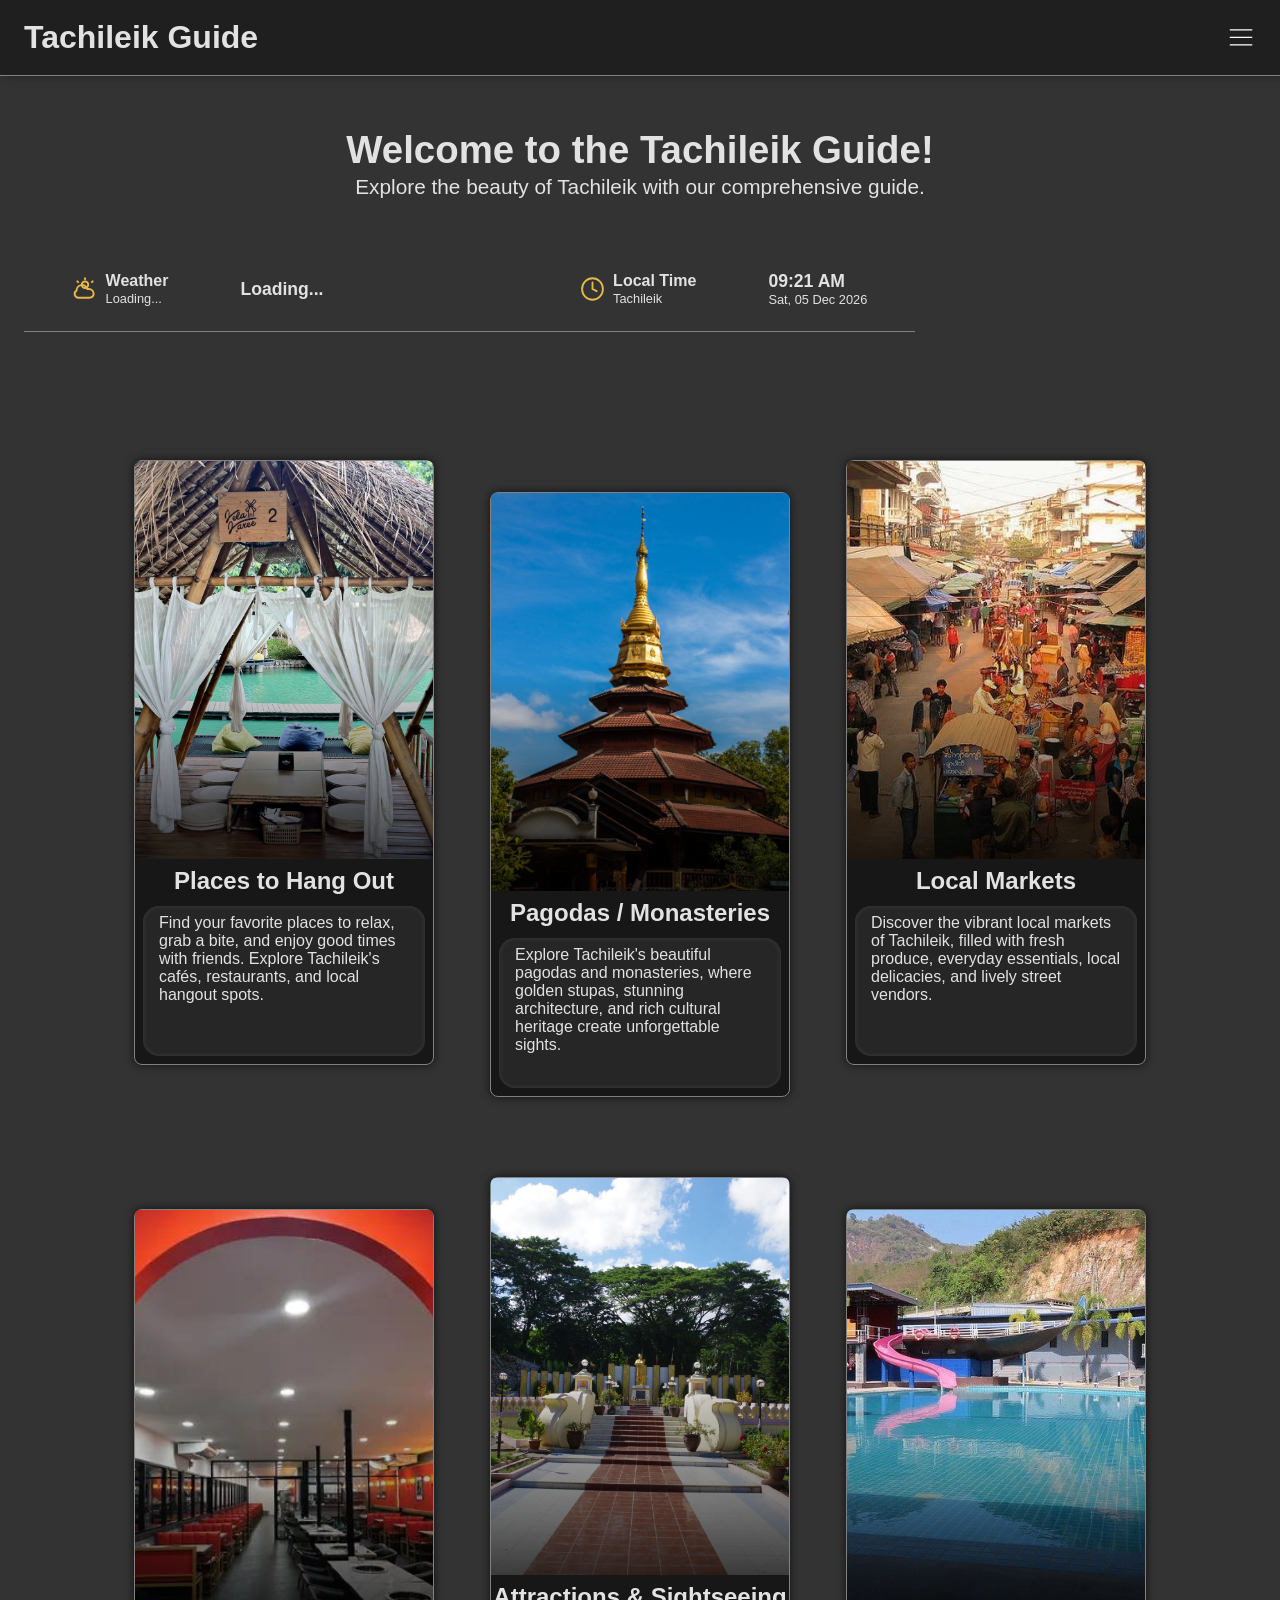
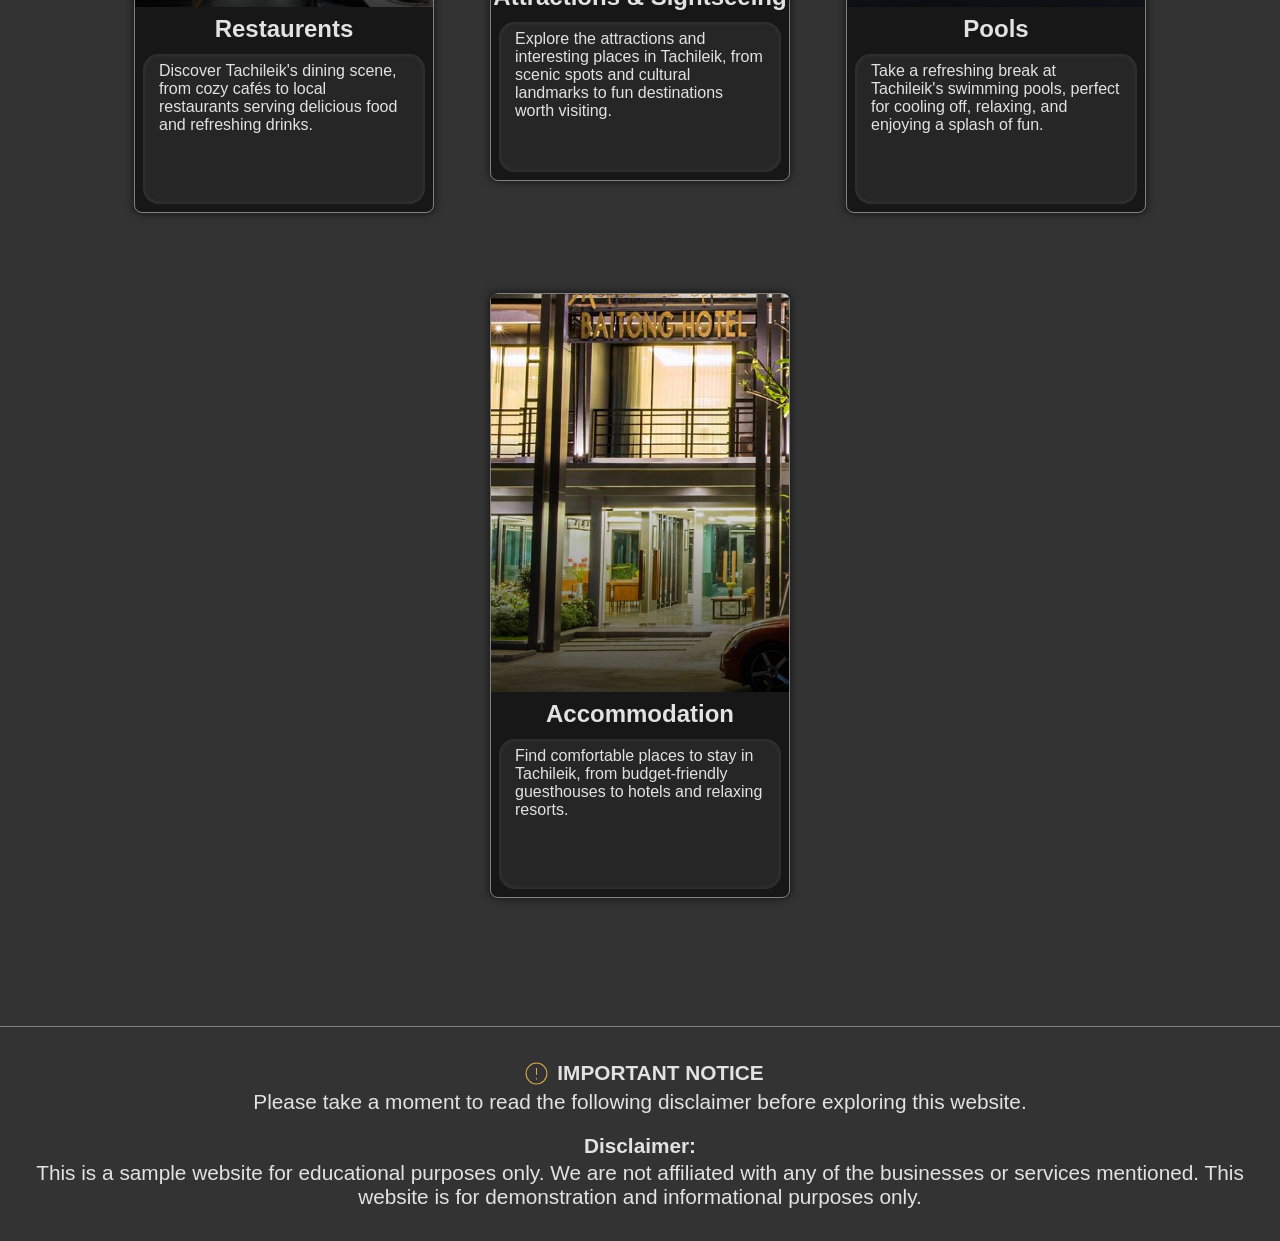
<file: index.html>
<!DOCTYPE html>
<html lang="en">

<head>
<!--START OF HEAD-->
  <meta charset="UTF-8">
  <meta name="viewport" content="width=device-width, initial-scale=1.0">

  <link rel="stylesheet" href="css/tachileik-guide.min.css">

  <link rel="preload" as="style" href="css/tachileik-guide.min.css" fetchpriority="high">
  <link rel="preload" as="image" href="images/img2.png" fetchpriority="high">
  <link rel="preload" as="image" href="images/temple.png">
  
  <title>Tachileik Guide</title>
<!--END OF HEAD-->
</head>

<body>
<!--START OF BODY-->
  <div id="header"></div>

  <main>
  <!--START OF MAIN-->
    <h2 class="welcome">Welcome to the Tachileik Guide!</h2>
    <p class="follow-up">Explore the beauty of Tachileik with our comprehensive guide.</p>

    <div class="weather-info">
      <div class="first-weather-row">
        <img class="weather-icon" src="images/weather-icon (1).svg" alt="Weather-Icon">
        
        <div class="weather-container">
          <p class="weather-text">Weather</p>
          <p id="weather">Loading...</p>
        </div>

        <p id="temperature">Loading...</p>
      </div>
      
      <div class="second-weather-row">
        <img class="clock-icon" src="images/clock-icon (1).svg" alt="Clock-Icon">

        <div class="clock-text-container">
          <p class="clock-text1">Local Time</p>
          <p class="clock-text2">Tachileik</p>
        </div>

        <div>
          <p id="local-time">--:--</p>
          <div id="local-date"></div>
        </div>
      </div>
    </div>

    <div class="cards-container1">
      <div class="card">
        <a class="img-container" href="https://rays-08.github.io/Tachileik-Guide/places-to-hang-out.html">
          <img class="img" src="images/img2.png" alt="Places to Hang Out" loading="eager" decoding="async" fetchpriority="high">
        </a>
        <div class="card-title">Places to Hang Out</div>
        <div class="description">
          Find your favorite places to relax, grab a bite, and enjoy good times with friends. Explore Tachileik's cafés, restaurants, and local hangout spots.
        </div>
      </div>

      <div class="card-down">
        <a class="img-container" href="https://rays-08.github.io/Tachileik-Guide/pagodas.html">
          <img class="img" src="images/temple.png" alt="Pagodas And Monasteries" loading="eager" decoding="async" fetchpriority="high">
        </a>
        <div class="card-title">Pagodas / Monasteries</div>
        <div class="description">
          Explore Tachileik's beautiful pagodas and monasteries, where golden stupas, stunning architecture, and rich cultural heritage create unforgettable sights.
        </div>
      </div>

      <div class="card">
        <a class="img-container" href="https://rays-08.github.io/Tachileik-Guide/local-markets.html">
          <img class="img" src="images/SnFEyh2oDvaNOJQfcMAujyVOB-jiiSwL-f52LvR13aoZJwIIqnyJbkn3SBU4xixi9l1EBzee65t_29WYkrBfz5Sn_pTcyrygx_bmz1-sH93n67tfgxj6CEBc_IGyyyPQIz2jNd_o9pTVyCtwMfGjGwdp.png" alt="Local Markets" loading="eager" decoding="async" fetchpriority="high">
        </a>
        <div class="card-title">Local Markets</div>
        <div class="description">
          Discover the vibrant local markets of Tachileik, filled with fresh produce, everyday essentials, local delicacies, and lively street vendors.
        </div>
      </div>

      <div class="card-down">
        <a class="img-container" href="https://rays-08.github.io/Tachileik-Guide/Restaurents.html">
          <img class="img" src="images/dafs.png" alt="Restaurents" loading="lazy" decoding="async">
        </a>
        <div class="card-title">Restaurents</div>
        <div class="description">
          Discover Tachileik's dining scene, from cozy cafés to local restaurants serving delicious food and refreshing drinks.
        </div>
      </div>

      <div class="card">
        <a class="img-container" href=https://rays-08.github.io/Tachileik-Guide/attractions-sightseeing.html>
          <img class="img" src="images/fs.png" alt="Attractions & Sightseeing" loading="lazy" decoding="async">
        </a>
        <div class="card-title">Attractions & Sightseeing</div>
        <div class="description">
          Explore the attractions and interesting places in Tachileik, from scenic spots and cultural landmarks to fun destinations worth visiting.
        </div>
      </div>

      <div class="card-down">
        <a class="img-container">
          <img class="img" src="images/gsgs.png" alt="Pools" loading="lazy" decoding="async">
        </a>
        <div class="card-title">Pools</div>
        <div class="description">
          Take a refreshing break at Tachileik's swimming pools, perfect for cooling off, relaxing, and enjoying a splash of fun.
        </div>
      </div>

      <div class="card">
        <a class="img-container">
          <img class="img" src="images/jky.png" alt="Accommodation" loading="lazy" decoding="async">
        </a>
        <div class="card-title">Accommodation</div>
        <div class="description">
          Find comfortable places to stay in Tachileik, from budget-friendly guesthouses to hotels and relaxing resorts.
        </div>
      </div>
    </div>
  <!--END OF MAIN-->
  </main>

  <div id="footer"></div>

  <script src="./javascript/tachileik-guide.js"></script>
  <script src="./javascript/components.js"></script>
<!--END OF BODY-->
</body>

</html>
</file>
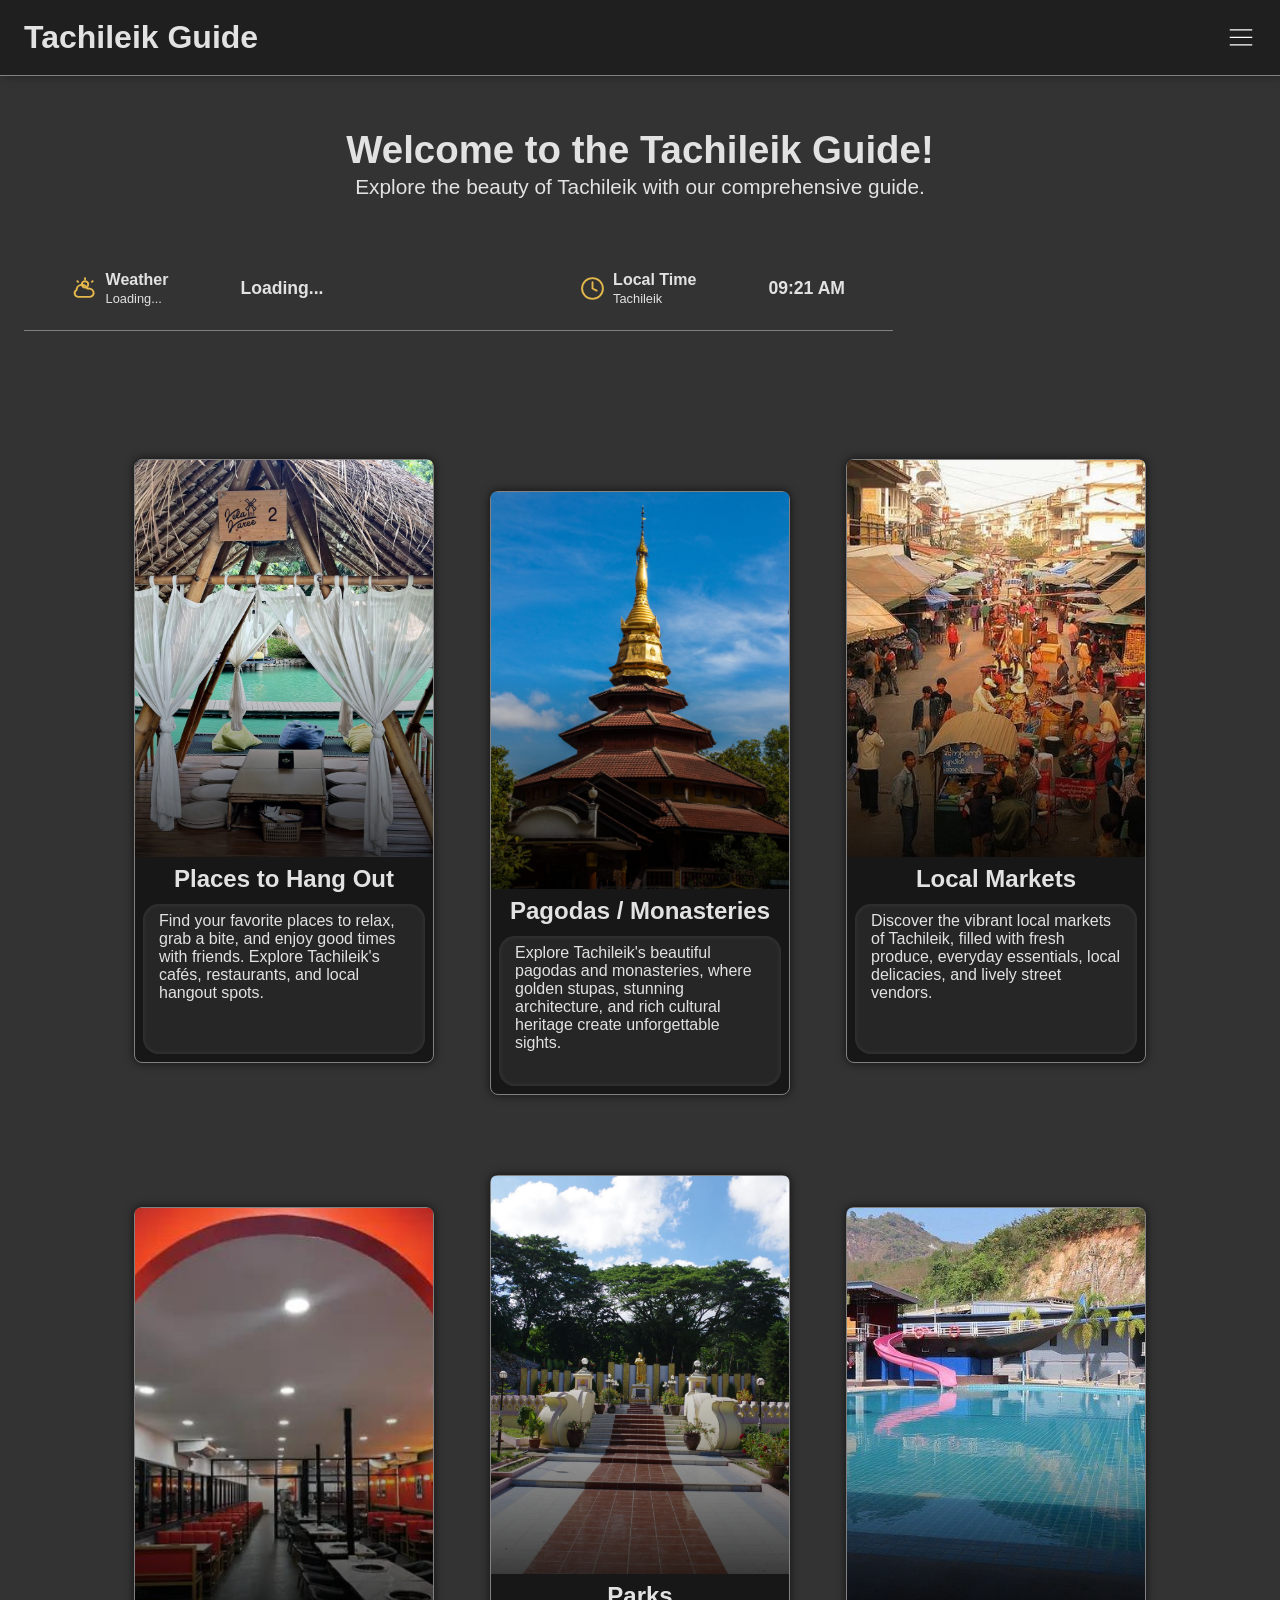
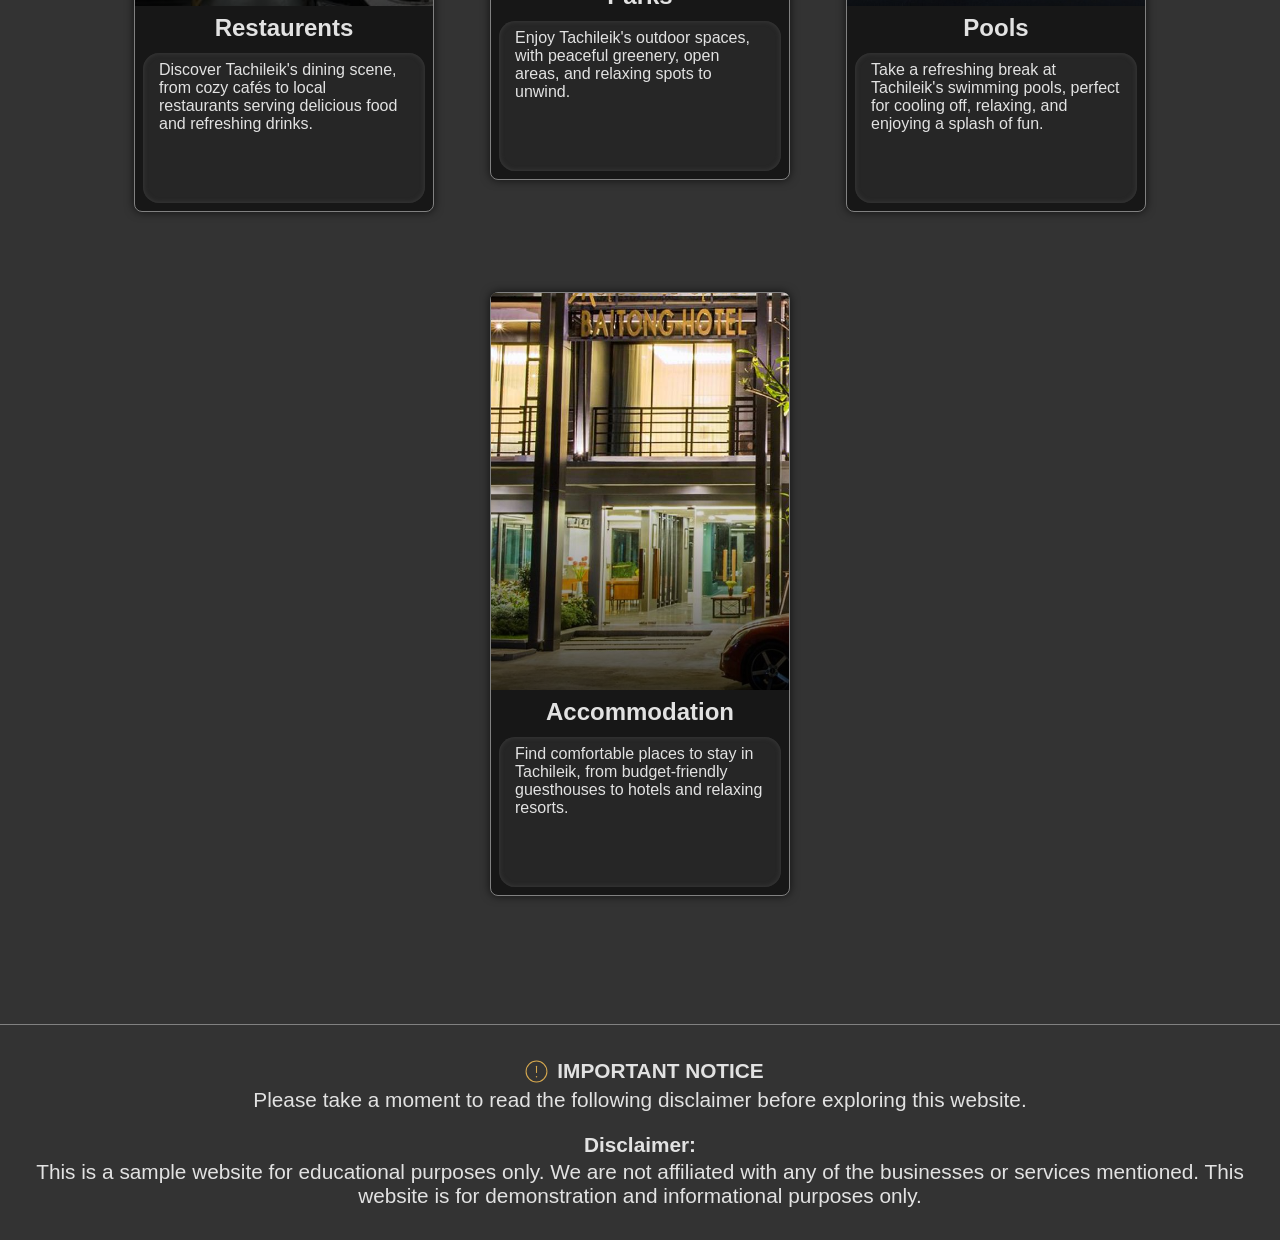
<file: html/index.html>
<!DOCTYPE html>
<html lang="en">

<head>
<!--START OF HEAD-->
  <meta charset="UTF-8">
  <meta name="viewport" content="width=device-width, initial-scale=1.0">

  <link rel="stylesheet" href="../css/tachileik-guide.min.css">

  <link rel="preload" as="style" href="../css/tachileik-guide.min.css" fetchpriority="high">
  <link rel="preload" as="image" href="../images/img2.png" fetchpriority="high">
  <link rel="preload" as="image" href="../images/temple.png">
  
  <title>Tachileik Guide</title>
<!--END OF HEAD-->
</head>

<body>
<!--START OF BODY-->
  <header>
  <!--START OF HEADER-->
    <div class="topBar">
      <h1 class="title-h1">
        <a href="https://rays-08.github.io/Tour-Guide/html/index.html">Tachileik Guide</a>
      </h1>

      <label for="menu-check" class="menu-toggel">
        <img class="menu" src="../images/hamburger-menu.svg" alt="Menu Icon">
      </label>
      <input type="checkbox" aria-hidden="true" hidden id="menu-check">
    </div>
  <!--END OF HEADER-->
  </header>

  <main>
  <!--START OF MAIN-->
    <h2 class="welcome">Welcome to the Tachileik Guide!</h2>
    <p class="follow-up">Explore the beauty of Tachileik with our comprehensive guide.</p>

    <div class="weather-info">
      <div class="first-weather-row">
        <img class="weather-icon" src="../images/weather-icon (1).svg" alt="Weather-Icon">
        
        <div class="weather-container">
          <p class="weather-text">Weather</p>
          <p id="weather">Loading...</p>
        </div>

        <p id="temperature">Loading...</p>
      </div>
      
      <div class="second-weather-row">
        <img class="clock-icon" src="../images/clock-icon (1).svg" alt="Clock-Icon">

        <div class="clock-text-container">
          <p class="clock-text1">Local Time</p>
          <p class="clock-text2">Tachileik</p>
        </div>

        <p id="local-time">--:--</p>
      </div>
    </div>

    <div class="cards-container1">
      <div class="card">
        <a class="img-container" href="https://rays-08.github.io/Tour-Guide/html/places-to-hang-out.html">
          <img class="img" src="../images/img2.png" alt="Places to Hang Out" loading="eager" decoding="async" fetchpriority="high">
        </a>
        <div class="card-title">Places to Hang Out</div>
        <div class="description">
          Find your favorite places to relax, grab a bite, and enjoy good times with friends. Explore Tachileik's cafés, restaurants, and local hangout spots.
        </div>
      </div>

      <div class="card-down">
        <a class="img-container" href="https://rays-08.github.io/Tour-Guide/html/pagodas.html">
          <img class="img" src="../images/temple.png" alt="Pagodas And Monasteries" loading="eager" decoding="async" fetchpriority="high">
        </a>
        <div class="card-title">Pagodas / Monasteries</div>
        <div class="description">
          Explore Tachileik's beautiful pagodas and monasteries, where golden stupas, stunning architecture, and rich cultural heritage create unforgettable sights.
        </div>
      </div>

      <div class="card">
        <a class="img-container">
          <img class="img" src="../images/SnFEyh2oDvaNOJQfcMAujyVOB-jiiSwL-f52LvR13aoZJwIIqnyJbkn3SBU4xixi9l1EBzee65t_29WYkrBfz5Sn_pTcyrygx_bmz1-sH93n67tfgxj6CEBc_IGyyyPQIz2jNd_o9pTVyCtwMfGjGwdp.png" alt="Local Markets" loading="eager" decoding="async" fetchpriority="high">
        </a>
        <div class="card-title">Local Markets</div>
        <div class="description">
          Discover the vibrant local markets of Tachileik, filled with fresh produce, everyday essentials, local delicacies, and lively street vendors.
        </div>
      </div>

      <div class="card-down">
        <a class="img-container">
          <img class="img" src="../images/dafs.png" alt="Restaurents" loading="lazy" decoding="async">
        </a>
        <div class="card-title">Restaurents</div>
        <div class="description">
          Discover Tachileik's dining scene, from cozy cafés to local restaurants serving delicious food and refreshing drinks.
        </div>
      </div>

      <div class="card">
        <a class="img-container">
          <img class="img" src="../images/fs.png" alt="Parks" loading="lazy" decoding="async">
        </a>
        <div class="card-title">Parks</div>
        <div class="description">
          Enjoy Tachileik's outdoor spaces, with peaceful greenery, open areas, and relaxing spots to unwind.
        </div>
      </div>

      <div class="card-down">
        <a class="img-container">
          <img class="img" src="../images/gsgs.png" alt="Pools" loading="lazy" decoding="async">
        </a>
        <div class="card-title">Pools</div>
        <div class="description">
          Take a refreshing break at Tachileik's swimming pools, perfect for cooling off, relaxing, and enjoying a splash of fun.
        </div>
      </div>

      <div class="card">
        <a class="img-container">
          <img class="img" src="../images/jky.png" alt="Accommodation" loading="lazy" decoding="async">
        </a>
        <div class="card-title">Accommodation</div>
        <div class="description">
          Find comfortable places to stay in Tachileik, from budget-friendly guesthouses to hotels and relaxing resorts.
        </div>
      </div>
    </div>
  <!--END OF MAIN-->
  </main>

  <footer>
  <!--START OF FOOTER-->
    <div class="footer-contents">
      <div class="notice-container">
        <div class="notice">
          <img class="notice-icon" src="../images/download.svg" alt="Notice Icon">
          <div class="notice-text">IMPORTANT NOTICE</div>
        </div>

        <p class="notice-description">
          Please take a moment to read the following disclaimer before exploring this website.
        </p>
      </div>

      <div class="disclaimer-container">
        <p class="disclaimer-title">Disclaimer: </p>

        <p class="disclaimer">
          This is a sample website for educational purposes only. We are not affiliated with any of the businesses or services mentioned. This website is for demonstration and informational purposes only.
        </p>
      </div>
    </div>
  <!--END OF FOOTER-->
  </footer>

  <script src="./tachileik-guide.js"></script>
<!--END OF BODY-->
</body>

</html>
</file>
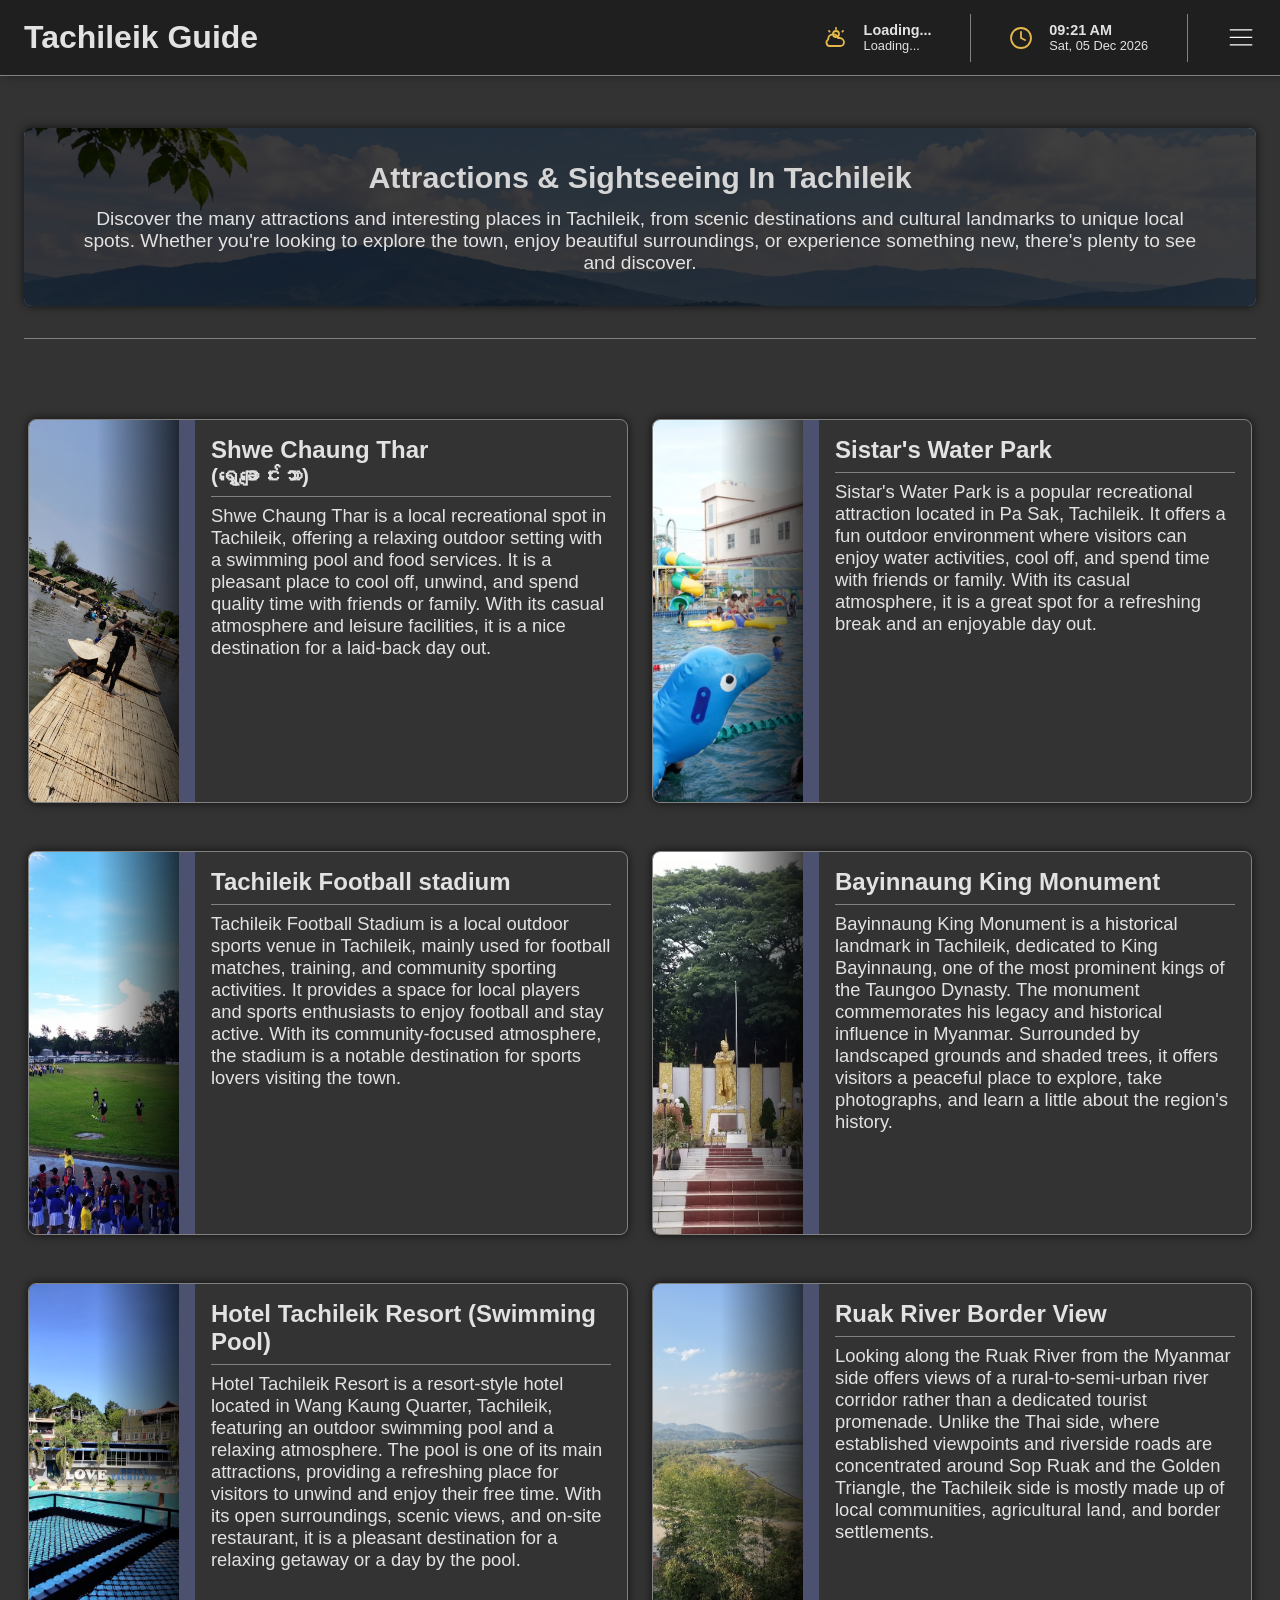
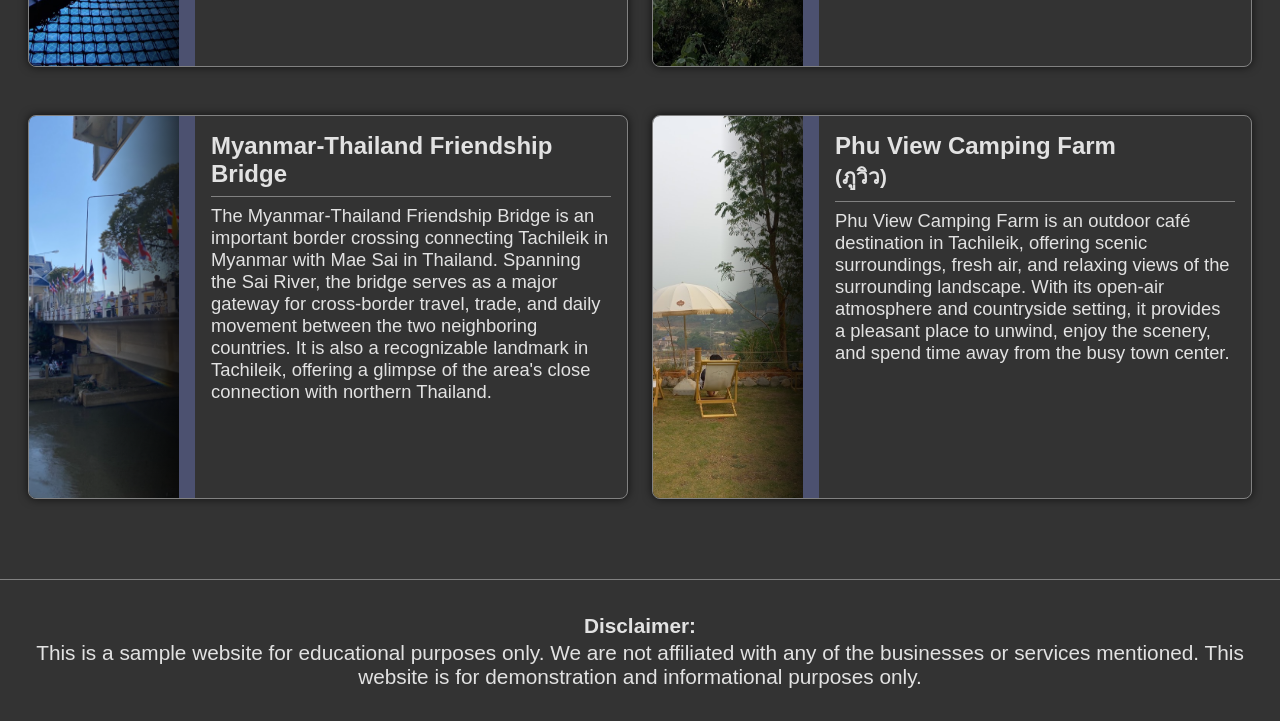
<file: attractions-sightseeing.html>
<!DOCTYPE html>
<html lang="en">

<head>
<!--START OF HEAD-->
  <meta charset="UTF-8">
  <meta name="viewport" content="width=device-width, initial-scale=1.0">
  
  <link rel="stylesheet" href="css/tachileik-guide.min.css">
  <link rel="preload" as="style" href="css/tachileik-guide.min.css" fetchpriority="high">

  <title>Attractions & Sightseeing In Tachileik</title>
<!--END OF HEAD-->
</head>

<body>
<!--START OF BODY-->
  <div id="header2"></div>

  <main>
  <!--START OF MAIN-->
    <div class="img-bg-container" id="attractions-sightseeing">
      <h2 class="welcome2">Attractions & Sightseeing In Tachileik</h2>
      <p class="follow-up2">
        Discover the many attractions and interesting places in Tachileik, from scenic destinations and cultural landmarks to unique local spots. Whether you're looking to explore the town, enjoy beautiful surroundings, or experience something new, there's plenty to see and discover.
      </p>
    </div>

    <div class="bottom-border"></div>

    <div class="cards-container2">
      <div class="card2">
        <a class="img-container2">
          <img class="img2" src="images/fhg.png" alt="Shwe Chaung Thar">
        </a>

        <div class="card-info-container">
          <div class="card-title2">
            Shwe Chaung Thar
            <span lang="my">&lpar;ရွှေချောင်းသာ&rpar;</span>
          </div>
          <div class="description2">
            Shwe Chaung Thar is a local recreational spot in Tachileik, offering a relaxing outdoor setting with a swimming pool and food services. It is a pleasant place to cool off, unwind, and spend quality time with friends or family. With its casual atmosphere and leisure facilities, it is a nice destination for a laid-back day out.
          </div>
        </div>
      </div>

      <div class="card2">
        <a class="img-container2">
          <img class="img2" src="images/faaa.png" alt="Sistar's Water Park">
        </a>

        <div class="card-info-container">
          <div class="card-title2">Sistar's Water Park</div>
          <div class="description2">
            Sistar's Water Park is a popular recreational attraction located in Pa Sak, Tachileik. It offers a fun outdoor environment where visitors can enjoy water activities, cool off, and spend time with friends or family. With its casual atmosphere, it is a great spot for a refreshing break and an enjoyable day out.
          </div>
        </div>
      </div>

      <div class="card2">
        <a class="img-container2">
          <img class="img2" src="images/df.png" alt="Tachileik Football stadium">
        </a>

        <div class="card-info-container">
          <div class="card-title2">Tachileik Football stadium</div>
          <div class="description2">
            Tachileik Football Stadium is a local outdoor sports venue in Tachileik, mainly used for football matches, training, and community sporting activities. It provides a space for local players and sports enthusiasts to enjoy football and stay active. With its community-focused atmosphere, the stadium is a notable destination for sports lovers visiting the town.
          </div>
        </div>
      </div>

      <div class="card2">
        <a class="img-container2">
          <img class="img2" src="images/fs2.png" alt="Bayinnaung King Monument">
        </a>

        <div class="card-info-container">
          <div class="card-title2">Bayinnaung King Monument</div>
          <div class="description2">
            Bayinnaung King Monument is a historical landmark in Tachileik, dedicated to King Bayinnaung, one of the most prominent kings of the Taungoo Dynasty. The monument commemorates his legacy and historical influence in Myanmar. Surrounded by landscaped grounds and shaded trees, it offers visitors a peaceful place to explore, take photographs, and learn a little about the region's history.
          </div>
        </div>
      </div>

      <div class="card2">
        <a class="img-container2">
          <img class="img2" src="images/mm.png" alt="Hotel Tachileik Resort (Swimming Pool)">
        </a>

        <div class="card-info-container">
          <div class="card-title2">Hotel Tachileik Resort (Swimming Pool)</div>
          <div class="description2">
            Hotel Tachileik Resort is a resort-style hotel located in Wang Kaung Quarter, Tachileik, featuring an outdoor swimming pool and a relaxing atmosphere. The pool is one of its main attractions, providing a refreshing place for visitors to unwind and enjoy their free time. With its open surroundings, scenic views, and on-site restaurant, it is a pleasant destination for a relaxing getaway or a day by the pool.
          </div>
        </div>
      </div>

      <div class="card2">
        <a class="img-container2">
          <img class="img2" src="images/hg.png" alt="Ruak River Border View">
        </a>

        <div class="card-info-container">
          <div class="card-title2">Ruak River Border View</div>
          <div class="description2">
            Looking along the Ruak River from the Myanmar side offers views of a rural-to-semi-urban river corridor rather than a dedicated tourist promenade. Unlike the Thai side, where established viewpoints and riverside roads are concentrated around Sop Ruak and the Golden Triangle, the Tachileik side is mostly made up of local communities, agricultural land, and border settlements.
          </div>
        </div>
      </div>

      <div class="card2">
        <a class="img-container2">
          <img class="img2" src="images/zz.png" alt="Myanmar-Thailand Friendship Bridge">
        </a>

        <div class="card-info-container">
          <div class="card-title2">Myanmar-Thailand Friendship Bridge</div>
          <div class="description2">
            The Myanmar-Thailand Friendship Bridge is an important border crossing connecting Tachileik in Myanmar with Mae Sai in Thailand. Spanning the Sai River, the bridge serves as a major gateway for cross-border travel, trade, and daily movement between the two neighboring countries. It is also a recognizable landmark in Tachileik, offering a glimpse of the area's close connection with northern Thailand.
          </div>
        </div>
      </div>

      <div class="card2">
        <a class="img-container2">
          <img class="img2" src="images/tt.png" alt="Phu View Camping Farm">
        </a>

        <div class="card-info-container">
          <div class="card-title2">
            Phu View Camping Farm
            <span lang="th">&lpar;ภูวิว&rpar;</span>
          </div>
          <div class="description2">
            Phu View Camping Farm is an outdoor café destination in Tachileik, offering scenic surroundings, fresh air, and relaxing views of the surrounding landscape. With its open-air atmosphere and countryside setting, it provides a pleasant place to unwind, enjoy the scenery, and spend time away from the busy town center.
          </div>
        </div>
      </div>
    </div>
  <!--END OF MAIN-->
  </main>

  <div id="footer2"></div>

  <script src="./javascript/components.js"></script>
  <script src="./javascript/tachileik-guide.js"></script>
<!--END OF BODY-->
</body>

</html>
</file>
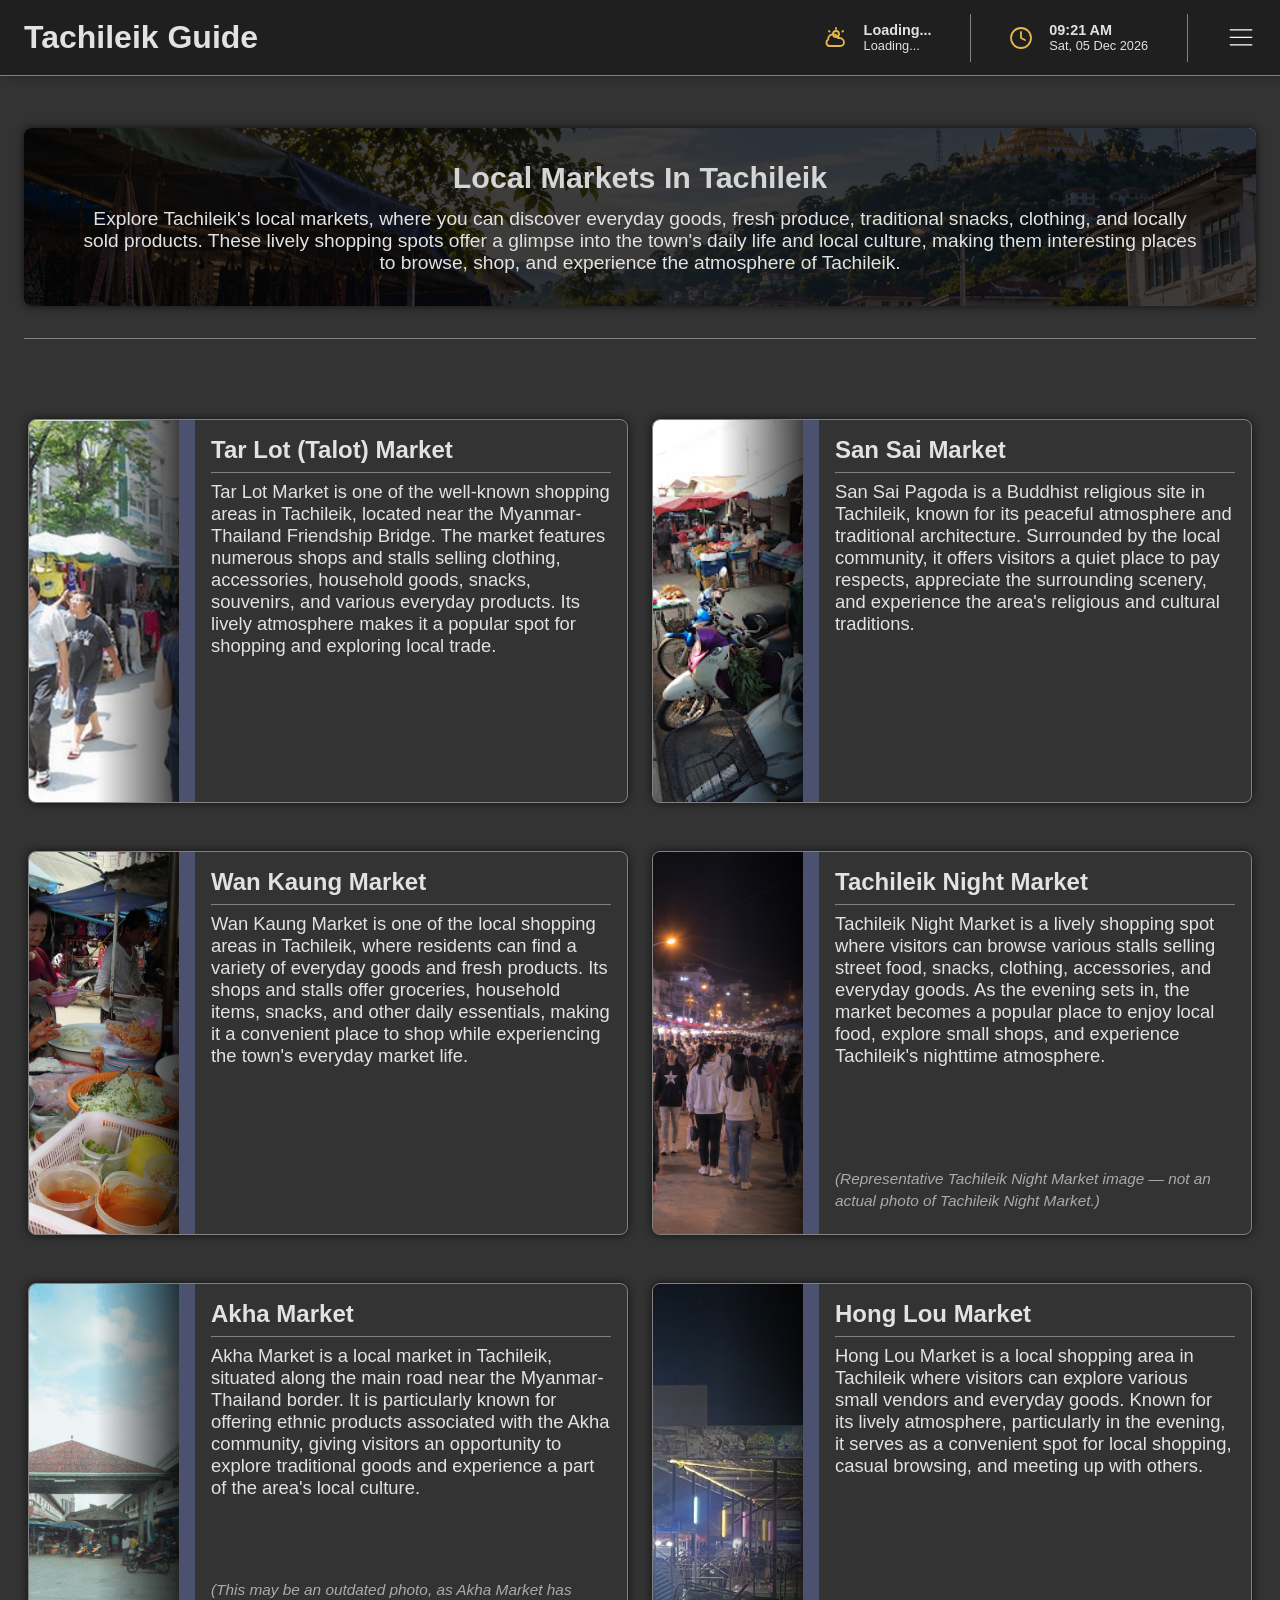
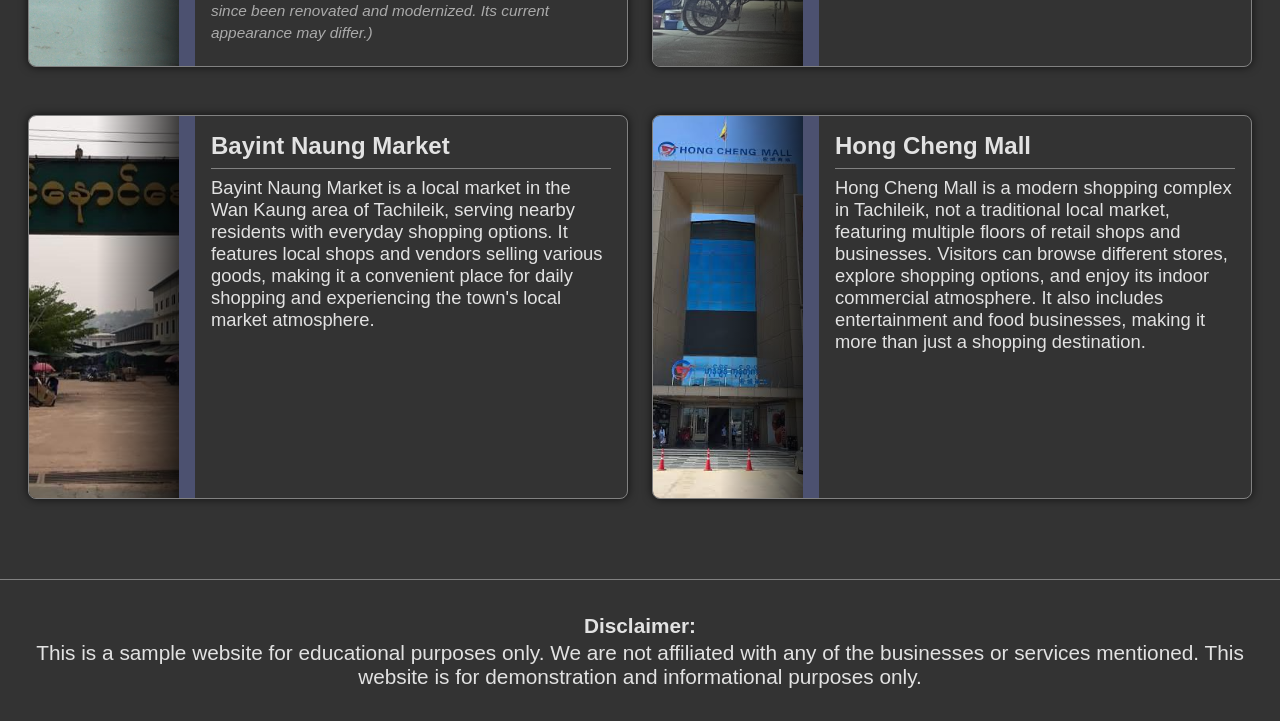
<file: local-markets.html>
<!DOCTYPE html>
<html lang="en">

<head>
<!--START OF HEAD-->
  <meta charset="UTF-8">
  <meta name="viewport" content="width=device-width, initial-scale=1.0">
  
  <link rel="stylesheet" href="css/tachileik-guide.min.css">
  <link rel="preload" as="style" href="css/tachileik-guide.min.css" fetchpriority="high">

  <title>Local Markets In Tachileik</title>
<!--END OF HEAD-->
</head>

<body>
<!--START OF BODY-->
  <div id="header2"></div>

  <main>
  <!--START OF MAIN-->
    <div class="img-bg-container" id="local-markets">
      <h2 class="welcome2">Local Markets In Tachileik</h2>
      <p class="follow-up2">
        Explore Tachileik's local markets, where you can discover everyday goods, fresh produce, traditional snacks, clothing, and locally sold products. These lively shopping spots offer a glimpse into the town's daily life and local culture, making them interesting places to browse, shop, and experience the atmosphere of Tachileik.
      </p>
    </div>

    <div class="bottom-border"></div>

    <div class="cards-container2">
      <div class="card2">
        <a class="img-container2">
          <img class="img2" src="images/pp;xjk.png" alt="Tar Lot (Talot) Market">
        </a>

        <div class="card-info-container">
          <div class="card-title2">Tar Lot (Talot) Market</div>
          <div class="description2">
            Tar Lot Market is one of the well-known shopping areas in Tachileik, located near the Myanmar-Thailand Friendship Bridge. The market features numerous shops and stalls selling clothing, accessories, household goods, snacks, souvenirs, and various everyday products. Its lively atmosphere makes it a popular spot for shopping and exploring local trade.
          </div>
        </div>
      </div>

      <div class="card2">
        <a class="img-container2">
          <img class="img2" src="images/unnamed (6).png" alt="San Sai Market">
        </a>

        <div class="card-info-container">
          <div class="card-title2">San Sai Market</div>
          <div class="description2">
            San Sai Pagoda is a Buddhist religious site in Tachileik, known for its peaceful atmosphere and traditional architecture. Surrounded by the local community, it offers visitors a quiet place to pay respects, appreciate the surrounding scenery, and experience the area's religious and cultural traditions.
          </div>
        </div>
      </div>

      <div class="card2">
        <a class="img-container2">
          <img class="img2" src="images/dhhhhhhhhhh.png" alt="Wan Kaung Market">
        </a>

        <div class="card-info-container">
          <div class="card-title2">Wan Kaung Market</div>
          <div class="description2">
            Wan Kaung Market is one of the local shopping areas in Tachileik, where residents can find a variety of everyday goods and fresh products. Its shops and stalls offer groceries, household items, snacks, and other daily essentials, making it a convenient place to shop while experiencing the town's everyday market life.
          </div>
        </div>
      </div>

      <div class="card2">
        <a class="img-container2">
          <img class="img2" src="images/qq.png" alt="Placeholder image for Tachileik Night Market">
        </a>

        <div class="card-info-container">
          <div class="card-title2">Tachileik Night Market</div>
          <div class="description2">
            Tachileik Night Market is a lively shopping spot where visitors can browse various stalls selling street food, snacks, clothing, accessories, and everyday goods. As the evening sets in, the market becomes a popular place to enjoy local food, explore small shops, and experience Tachileik's nighttime atmosphere.
          </div>

          <p class="placeholder-notice-container">
            <i class="placeholder-notice">
              (Representative Tachileik Night Market image — not an actual photo of Tachileik Night Market.)
            </i>
          </p>
        </div>
      </div>

      <div class="card2">
        <a class="img-container2">
          <img class="img2" src="images/d.png" alt="Akha Market">
        </a>

        <div class="card-info-container">
          <div class="card-title2">Akha Market</div>
          <div class="description2">
            Akha Market is a local market in Tachileik, situated along the main road near the Myanmar-Thailand border. It is particularly known for offering ethnic products associated with the Akha community, giving visitors an opportunity to explore traditional goods and experience a part of the area's local culture.
          </div>

          <p class="placeholder-notice-container">
            <i class="placeholder-notice">
              (This may be an outdated photo, as Akha Market has since been renovated and modernized. Its current appearance may differ.)
            </i>
          </p>
        </div>
      </div>

      <div class="card2">
        <a class="img-container2">
          <img class="img2" src="images/cc.png" alt="Hong Lou Market">
        </a>

        <div class="card-info-container">
          <div class="card-title2">Hong Lou Market</div>
          <div class="description2">
            Hong Lou Market is a local shopping area in Tachileik where visitors can explore various small vendors and everyday goods. Known for its lively atmosphere, particularly in the evening, it serves as a convenient spot for local shopping, casual browsing, and meeting up with others.
          </div>
        </div>
      </div>

      <div class="card2">
        <a class="img-container2">
          <img class="img2" src="images/jkl.png" alt="Bayint Naung Market">
        </a>

        <div class="card-info-container">
          <div class="card-title2">Bayint Naung Market</div>
          <div class="description2">
            Bayint Naung Market is a local market in the Wan Kaung area of Tachileik, serving nearby residents with everyday shopping options. It features local shops and vendors selling various goods, making it a convenient place for daily shopping and experiencing the town's local market atmosphere.
          </div>
        </div>
      </div>

      <div class="card2">
        <a class="img-container2">
          <img class="img2" src="images/hl.png" alt="Hong Cheng Mall">
        </a>

        <div class="card-info-container">
          <div class="card-title2">Hong Cheng Mall</div>
          <div class="description2">
            Hong Cheng Mall is a modern shopping complex in Tachileik, not a traditional local market, featuring multiple floors of retail shops and businesses. Visitors can browse different stores, explore shopping options, and enjoy its indoor commercial atmosphere. It also includes entertainment and food businesses, making it more than just a shopping destination.
          </div>
        </div>
      </div>
    </div>
  <!--END OF MAIN-->
  </main>

  <div id="footer2"></div>

  <script src="./javascript/components.js"></script>
  <script src="./javascript/tachileik-guide.js"></script>
<!--END OF BODY-->
</body>

</html>
</file>
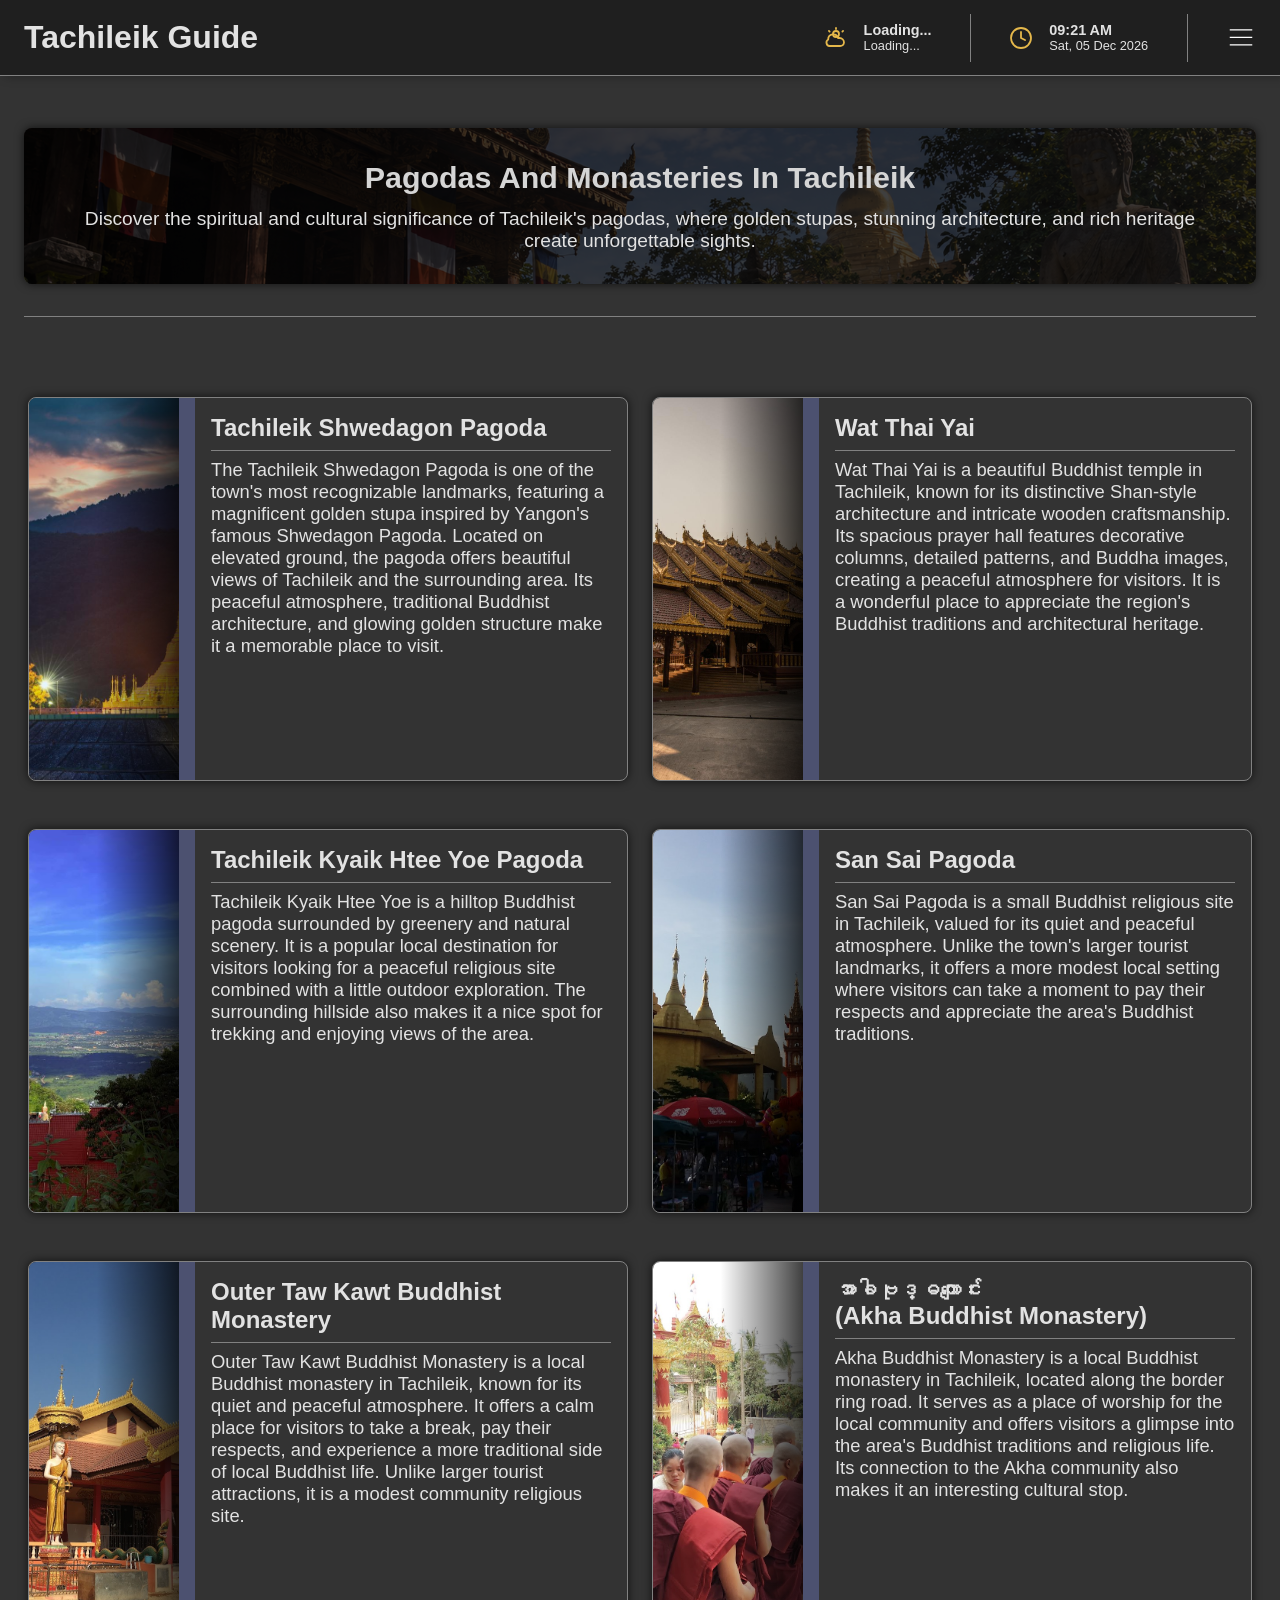
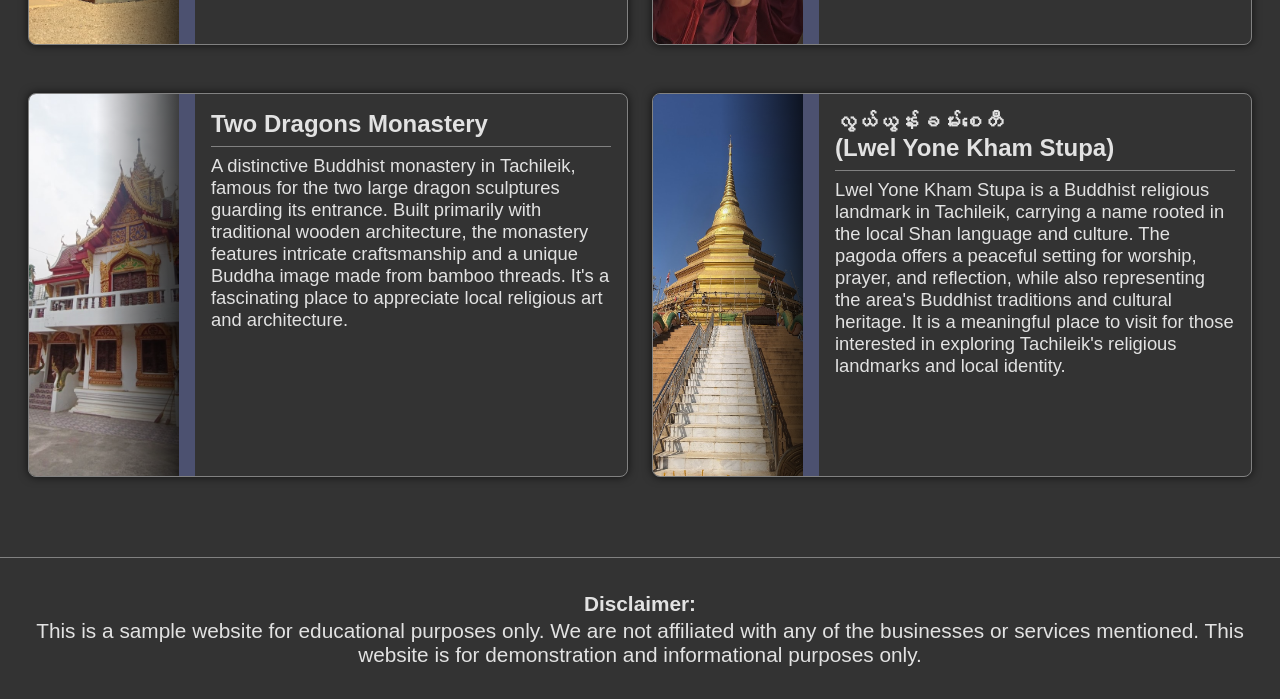
<file: pagodas.html>
<!DOCTYPE html>
<html lang="en">

<head>
<!--START OF HEAD-->
  <meta charset="UTF-8">
  <meta name="viewport" content="width=device-width, initial-scale=1.0">
  
  <link rel="stylesheet" href="css/tachileik-guide.min.css">
  <link rel="preload" as="style" href="css/tachileik-guide.min.css" fetchpriority="high">

  <title>Pagodas And Monasteries In Tachileik</title>
<!--END OF HEAD-->
</head>

<body>
<!--START OF BODY-->
  <div id="header2"></div>

  <main>
  <!--START OF MAIN-->
    <div class="img-bg-container" id="pagodas">
      <h2 class="welcome2">Pagodas And Monasteries In Tachileik</h2>
      <p class="follow-up2">
        Discover the spiritual and cultural significance of Tachileik's pagodas, where golden stupas, stunning architecture, and rich heritage create unforgettable sights.
      </p>
    </div>

    <div class="bottom-border"></div>

    <div class="cards-container2">
      <div class="card2">
        <a class="img-container2">
          <img class="img2" src="images/3Gq2.png" alt="Tachileik Shwedagon Pagoda">
        </a>

        <div class="card-info-container">
          <div class="card-title2">Tachileik Shwedagon Pagoda</div>
          <div class="description2">
            The Tachileik Shwedagon Pagoda is one of the town's most recognizable landmarks, featuring a magnificent golden stupa inspired by Yangon's famous Shwedagon Pagoda. Located on elevated ground, the pagoda offers beautiful views of Tachileik and the surrounding area. Its peaceful atmosphere, traditional Buddhist architecture, and glowing golden structure make it a memorable place to visit.
          </div>
        </div>
      </div>

      <div class="card2">
        <a class="img-container2">
          <img class="img2" src="images/iolo.png" alt="Wat Thai Yai">
        </a>

        <div class="card-info-container">
          <div class="card-title2">Wat Thai Yai</div>
          <div class="description2">
            Wat Thai Yai is a beautiful Buddhist temple in Tachileik, known for its distinctive Shan-style architecture and intricate wooden craftsmanship. Its spacious prayer hall features decorative columns, detailed patterns, and Buddha images, creating a peaceful atmosphere for visitors. It is a wonderful place to appreciate the region's Buddhist traditions and architectural heritage.
          </div>
        </div>
      </div>

      <div class="card2">
        <a class="img-container2">
          <img class="img2" src="images/unnamed.png" alt="Tachileik Kyaik Htee Yoe Pagoda">
        </a>

        <div class="card-info-container">
          <div class="card-title2">Tachileik Kyaik Htee Yoe Pagoda</div>
          <div class="description2">
            Tachileik Kyaik Htee Yoe is a hilltop Buddhist pagoda surrounded by greenery and natural scenery. It is a popular local destination for visitors looking for a peaceful religious site combined with a little outdoor exploration. The surrounding hillside also makes it a nice spot for trekking and enjoying views of the area.
          </div>
        </div>
      </div>

      <div class="card2">
        <a class="img-container2">
          <img class="img2" src="images/hh.png" alt="San Sai Pagoda">
        </a>

        <div class="card-info-container">
          <div class="card-title2">San Sai Pagoda</div>
          <div class="description2">
            San Sai Pagoda is a small Buddhist religious site in Tachileik, valued for its quiet and peaceful atmosphere. Unlike the town's larger tourist landmarks, it offers a more modest local setting where visitors can take a moment to pay their respects and appreciate the area's Buddhist traditions.
          </div>
        </div>
      </div>

      <div class="card2">
        <a class="img-container2">
          <img class="img2" src="images/hgaaaaa.png" alt="Outer Taw Kawt Buddhist Monastery">
        </a>

        <div class="card-info-container">
          <div class="card-title2">Outer Taw Kawt Buddhist Monastery</div>
          <div class="description2">
            Outer Taw Kawt Buddhist Monastery is a local Buddhist monastery in Tachileik, known for its quiet and peaceful atmosphere. It offers a calm place for visitors to take a break, pay their respects, and experience a more traditional side of local Buddhist life. Unlike larger tourist attractions, it is a modest community religious site.
          </div>
        </div>
      </div>

      <div class="card2">
        <a class="img-container2">
          <img class="img2" src="images/ggggggggg.png" alt="အာခါဗုဒ္ဓကျောင်း (Akha Buddhist Monastery)">
        </a>

        <div class="card-info-container">
          <div class="card-title2">
            <span lang="my">အာခါဗုဒ္ဓကျောင်း</span>
            (Akha Buddhist Monastery)
          </div>
          <div class="description2">
            Akha Buddhist Monastery is a local Buddhist monastery in Tachileik, located along the border ring road. It serves as a place of worship for the local community and offers visitors a glimpse into the area's Buddhist traditions and religious life. Its connection to the Akha community also makes it an interesting cultural stop.
          </div>
        </div>
      </div>

      <div class="card2">
        <a class="img-container2">
          <img class="img2" src="images/nnnn.png" alt="Two Dragons Monastery">
        </a>

        <div class="card-info-container">
          <div class="card-title2">Two Dragons Monastery</div>
          <div class="description2">
            A distinctive Buddhist monastery in Tachileik, famous for the two large dragon sculptures guarding its entrance. Built primarily with traditional wooden architecture, the monastery features intricate craftsmanship and a unique Buddha image made from bamboo threads. It's a fascinating place to appreciate local religious art and architecture.
          </div>
        </div>
      </div>

      <div class="card2">
        <a class="img-container2">
          <img class="img2" src="images/jklpyhgb.png" alt="Lwel Yone Kham Stupa">
        </a>

        <div class="card-info-container">
          <div class="card-title2" lang="my">
            <span lang="my">လွယ်ယွန်းခမ်းစေတီ</span>
            (Lwel Yone Kham Stupa)
          </div>
          <div class="description2">
            Lwel Yone Kham Stupa is a Buddhist religious landmark in Tachileik, carrying a name rooted in the local Shan language and culture. The pagoda offers a peaceful setting for worship, prayer, and reflection, while also representing the area's Buddhist traditions and cultural heritage. It is a meaningful place to visit for those interested in exploring Tachileik's religious landmarks and local identity.
          </div>
        </div>
      </div>
    </div>
  <!--END OF MAIN-->
  </main>

  <div id="footer2"></div>

  <script src="./javascript/components.js"></script>
  <script src="./javascript/tachileik-guide.js"></script>
  
<!--END OF BODY-->
</body>

</html>
</file>
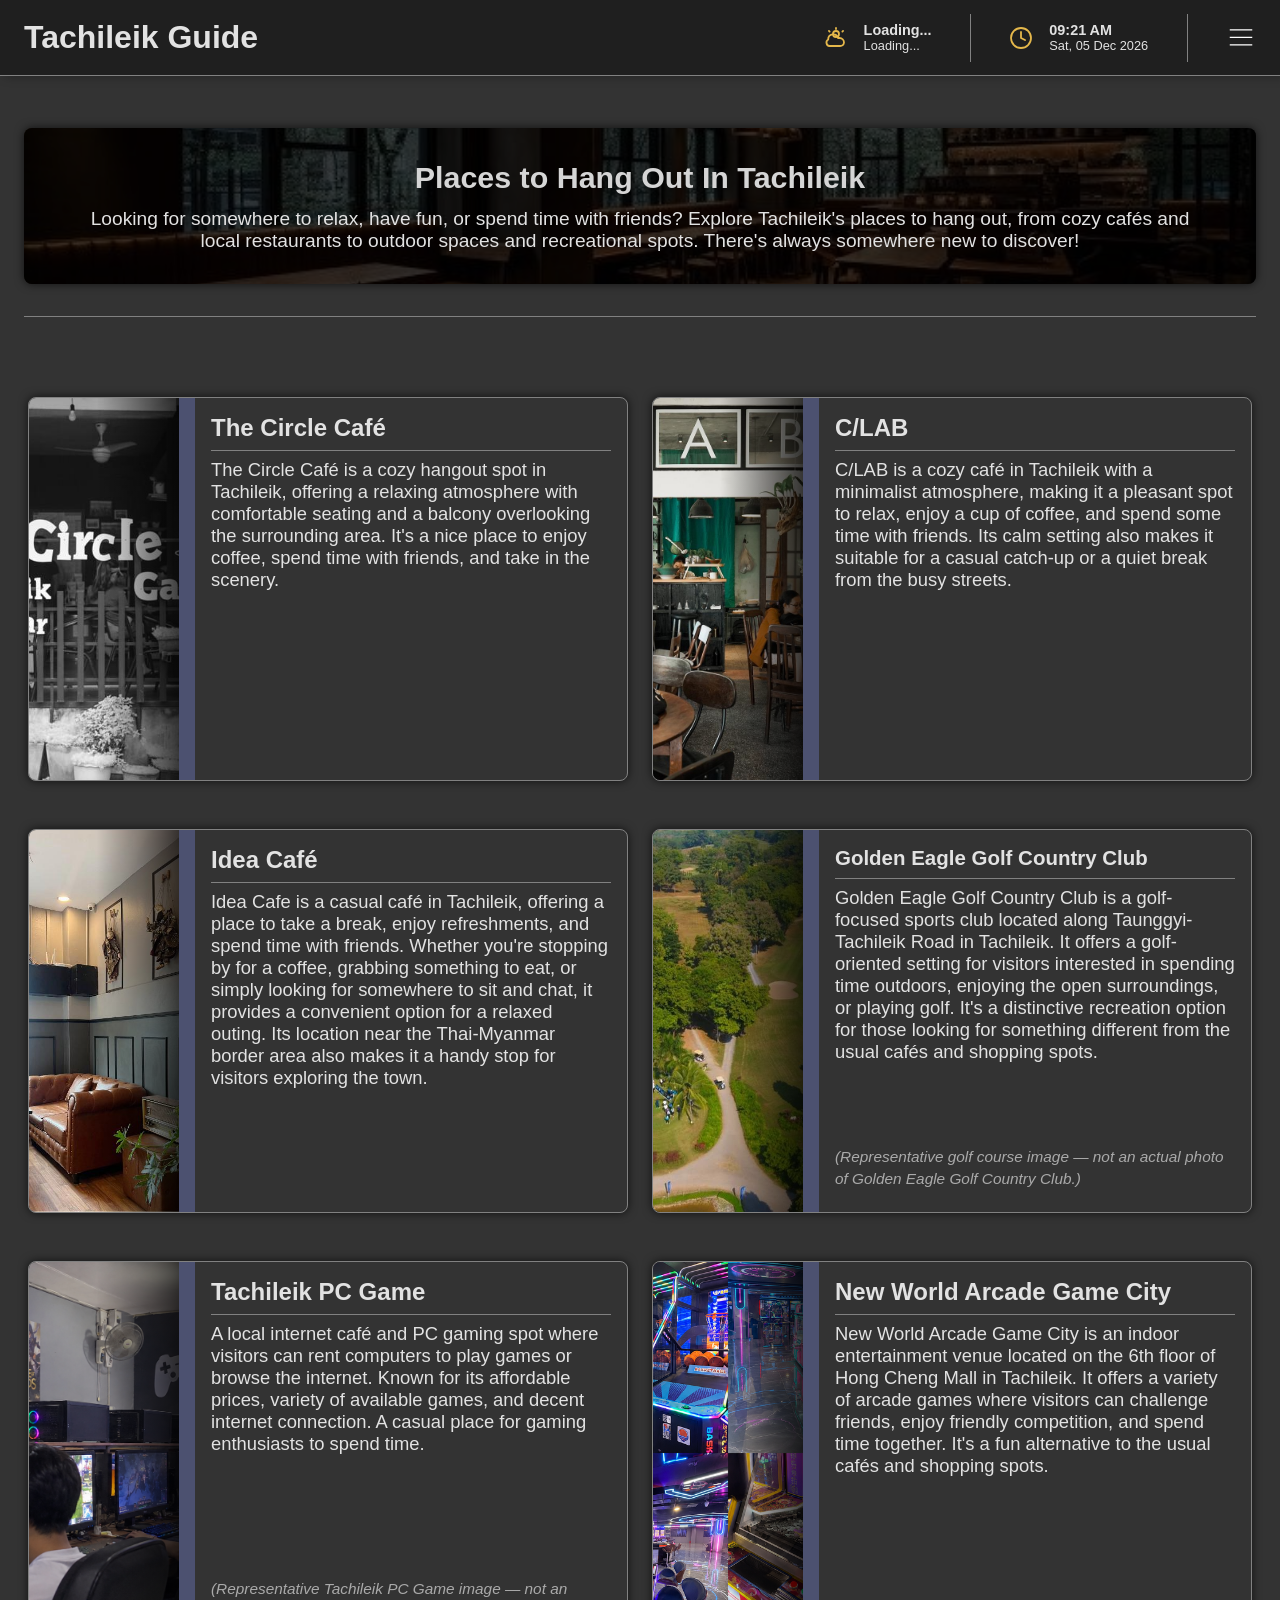
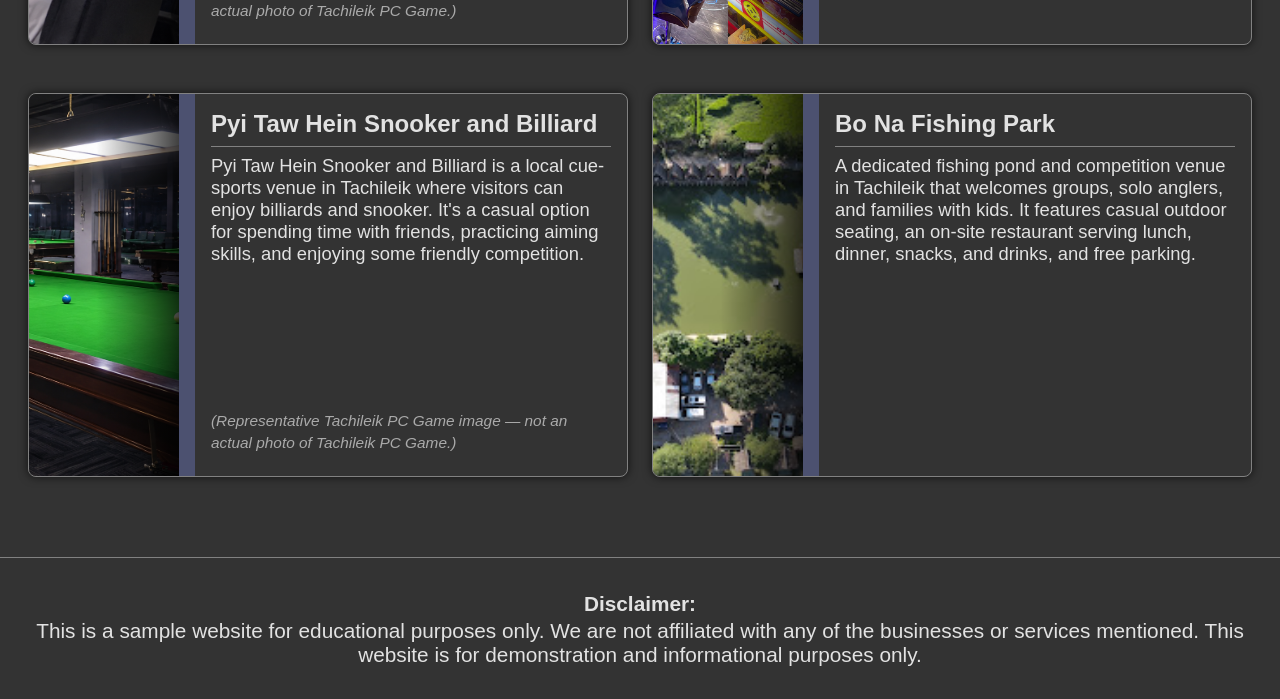
<file: places-to-hang-out.html>
<!DOCTYPE html>
<html lang="en">

<head>
<!--START OF HEAD-->
  <meta charset="UTF-8">
  <meta name="viewport" content="width=device-width, initial-scale=1.0">
  
  <link rel="stylesheet" href="css/tachileik-guide.min.css">
  <link rel="preload" as="style" href="css/tachileik-guide.min.css" fetchpriority="high">

  <title>Places to Hang Out In Tachileik</title>
<!--END OF HEAD-->
</head>

<body>
<!--START OF BODY-->
  <div id="header2"></div>

  <main>
  <!--START OF MAIN-->
    <div class="img-bg-container" id="places-to-hang-out">
      <h2 class="welcome2">Places to Hang Out In Tachileik</h2>
      <p class="follow-up2">
        Looking for somewhere to relax, have fun, or spend time with friends? Explore Tachileik's places to hang out, from cozy cafés and local restaurants to outdoor spaces and recreational spots. There's always somewhere new to discover!
      </p>
    </div>

    <div class="bottom-border"></div>

    <div class="cards-container2">
      <div class="card2">
        <a class="img-container2">
          <img class="img2" src="images/lo.png" alt="The Circle Café">
        </a>

        <div class="card-info-container">
          <div class="card-title2">The Circle Café</div>
          <div class="description2">
            The Circle Café is a cozy hangout spot in Tachileik, offering a relaxing atmosphere with comfortable seating and a balcony overlooking the surrounding area. It's a nice place to enjoy coffee, spend time with friends, and take in the scenery.
          </div>
        </div>
      </div>

      <div class="card2">
        <a class="img-container2">
          <img class="img2" src="images/dsafas.png" alt="C/LAB">
        </a>

        <div class="card-info-container">
          <div class="card-title2">C/LAB</div>
          <div class="description2">
            C/LAB is a cozy café in Tachileik with a minimalist atmosphere, making it a pleasant spot to relax, enjoy a cup of coffee, and spend some time with friends. Its calm setting also makes it suitable for a casual catch-up or a quiet break from the busy streets.
          </div>
        </div>
      </div>

      <div class="card2">
        <a class="img-container2">
          <img class="img2" src="images/fhgshjkul.png" alt="Idea Café">
        </a>

        <div class="card-info-container">
          <div class="card-title2">Idea Café</div>
          <div class="description2">
            Idea Cafe is a casual café in Tachileik, offering a place to take a break, enjoy refreshments, and spend time with friends. Whether you're stopping by for a coffee, grabbing something to eat, or simply looking for somewhere to sit and chat, it provides a convenient option for a relaxed outing. Its location near the Thai-Myanmar border area also makes it a handy stop for visitors exploring the town.
          </div>
        </div>
      </div>

      <div class="card2">
        <a class="img-container2">
          <img class="img2" src="images/klulululuu.png" alt="Placeholder image for Golden Eagle Golf Country Club">
        </a>

        <div class="card-info-container">
          <p class="card-title2">Golden Eagle Golf Country Club</p>
          <div class="description2">
            Golden Eagle Golf Country Club is a golf-focused sports club located along Taunggyi-Tachileik Road in Tachileik. It offers a golf-oriented setting for visitors interested in spending time outdoors, enjoying the open surroundings, or playing golf. It's a distinctive recreation option for those looking for something different from the usual cafés and shopping spots.
          </div>

          <p class="placeholder-notice-container">
            <i class="placeholder-notice">
              (Representative golf course image — not an actual photo of Golden Eagle Golf Country Club.)
            </i>
          </p>
        </div>
      </div>

      <div class="card2">
        <a class="img-container2">
          <img class="img2" src="images/ppo.png" alt="Tachileik PC Game">
        </a>

        <div class="card-info-container">
          <div class="card-title2">Tachileik PC Game</div>
          <div class="description2">
            A local internet café and PC gaming spot where visitors can rent computers to play games or browse the internet. Known for its affordable prices, variety of available games, and decent internet connection. A casual place for gaming enthusiasts to spend time.
          </div>

          <p class="placeholder-notice-container">
            <i class="placeholder-notice">
              (Representative Tachileik PC Game image — not an actual photo of Tachileik PC Game.)
            </i>
          </p>
        </div>
      </div>

      <div class="card2">
        <a class="img-container2">
          <img class="img2" src="images/imges.png" alt="New World Arcade Game City">
        </a>

        <div class="card-info-container">
          <div class="card-title2">New World Arcade Game City</div>
          <div class="description2">
            New World Arcade Game City is an indoor entertainment venue located on the 6th floor of Hong Cheng Mall in Tachileik. It offers a variety of arcade games where visitors can challenge friends, enjoy friendly competition, and spend time together. It's a fun alternative to the usual cafés and shopping spots.
          </div>
        </div>
      </div>

      <div class="card2">
        <a class="img-container2">
          <img class="img2" src="images/bill.png" alt="Placeholder image for Pyi Taw Hein Snooker and Billiard">
        </a>

        <div class="card-info-container">
          <div class="card-title2">Pyi Taw Hein Snooker and Billiard</div>
          <div class="description2">
            Pyi Taw Hein Snooker and Billiard is a local cue-sports venue in Tachileik where visitors can enjoy billiards and snooker. It's a casual option for spending time with friends, practicing aiming skills, and enjoying some friendly competition.
          </div>

          <p class="placeholder-notice-container">
            <i class="placeholder-notice">
              (Representative Tachileik PC Game image — not an actual photo of Tachileik PC Game.)
            </i>
          </p>
        </div>
      </div>

      <div class="card2">
        <a class="img-container2">
          <img class="img2" src="images/download.png" alt="Bo Na Fishing Park">
        </a>

        <div class="card-info-container">
          <div class="card-title2">Bo Na Fishing Park</div>
          <div class="description2">
            A dedicated fishing pond and competition venue in Tachileik that welcomes groups, solo anglers, and families with kids. It features casual outdoor seating, an on-site restaurant serving lunch, dinner, snacks, and drinks, and free parking.
          </div>
        </div>
      </div>
    </div>
  <!--END OF MAIN-->
  </main>

  <div id="footer2"></div>

  <script src="./javascript/components.js"></script>
  <script src="./javascript/tachileik-guide.js"></script>
<!--END OF BODY-->
</body>

</html>
</file>
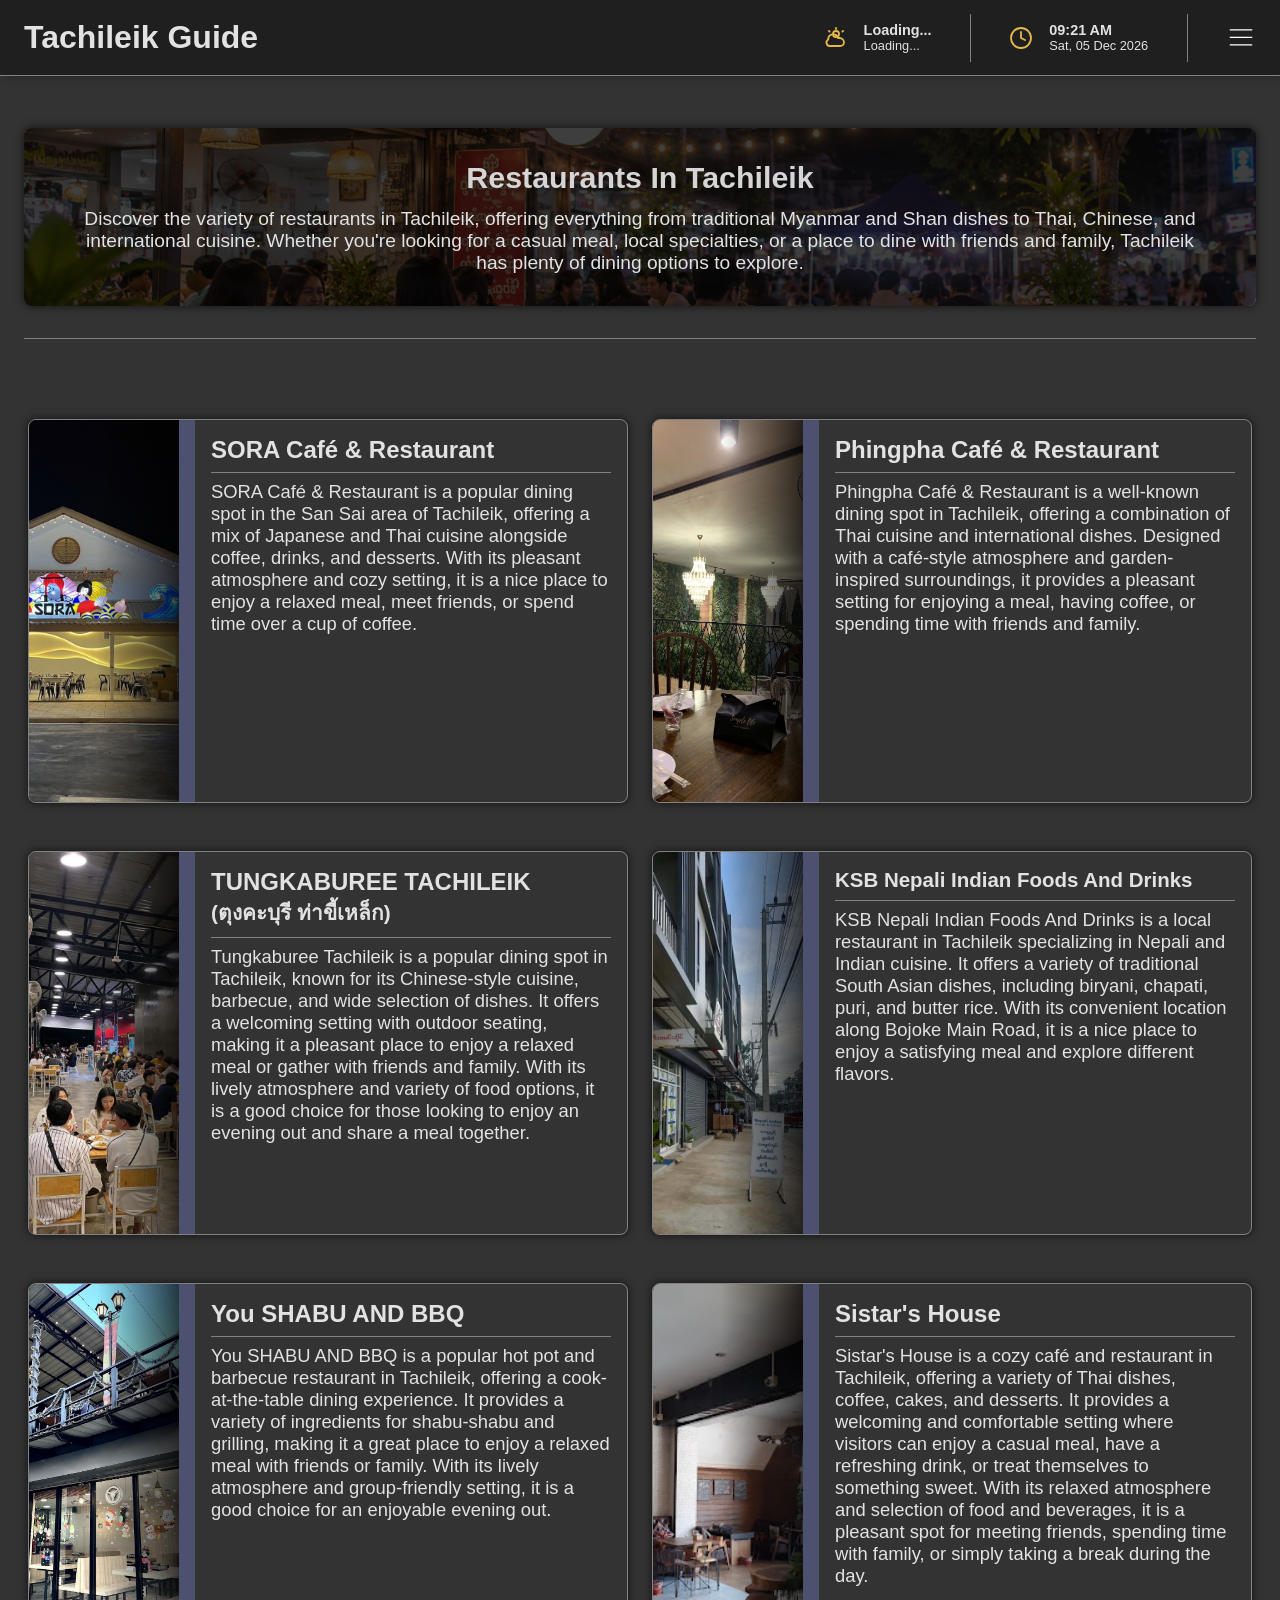
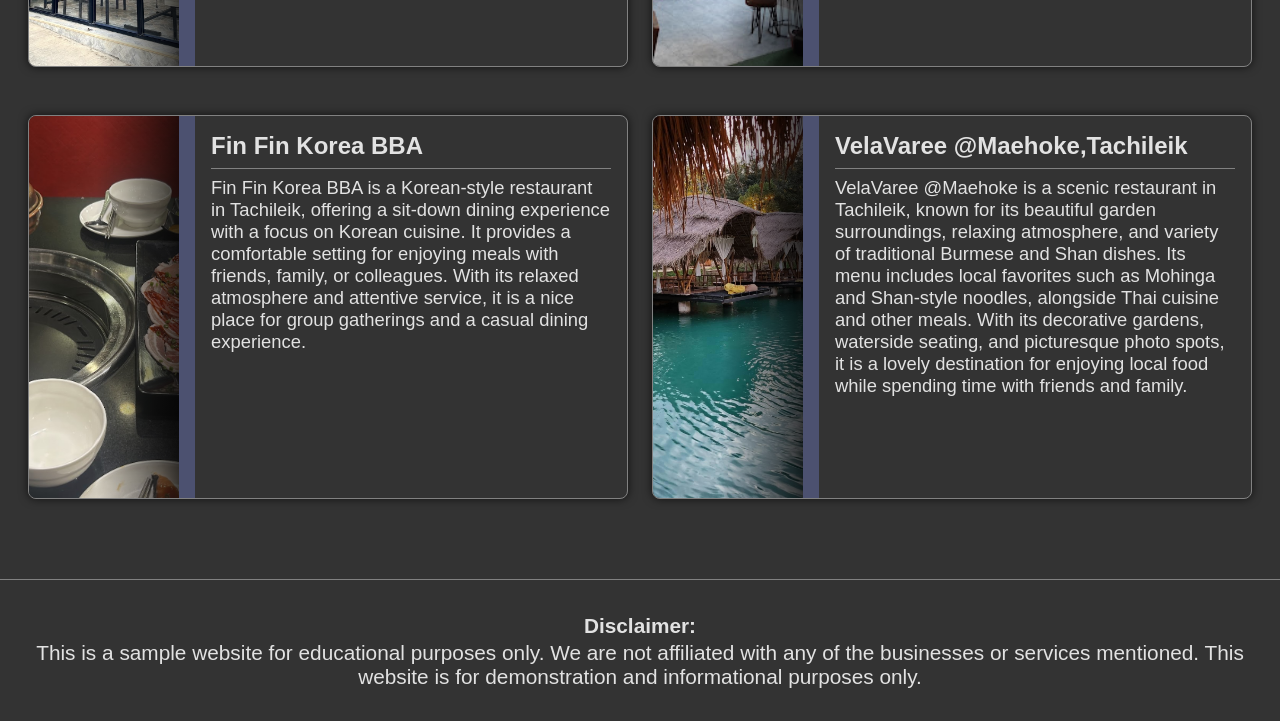
<file: Restaurents.html>
<!DOCTYPE html>
<html lang="en">

<head>
<!--START OF HEAD-->
  <meta charset="UTF-8">
  <meta name="viewport" content="width=device-width, initial-scale=1.0">
  
  <link rel="stylesheet" href="css/tachileik-guide.min.css">
  <link rel="preload" as="style" href="css/tachileik-guide.min.css" fetchpriority="high">

  <title>Restaurants In Tachileik</title>
<!--END OF HEAD-->
</head>

<body>
<!--START OF BODY-->
  <div id="header2"></div>

  <main>
  <!--START OF MAIN-->
    <div class="img-bg-container" id="restaurants">
      <h2 class="welcome2">Restaurants In Tachileik</h2>
      <p class="follow-up2">
        Discover the variety of restaurants in Tachileik, offering everything from traditional Myanmar and Shan dishes to Thai, Chinese, and international cuisine. Whether you're looking for a casual meal, local specialties, or a place to dine with friends and family, Tachileik has plenty of dining options to explore.
      </p>
    </div>

    <div class="bottom-border"></div>

    <div class="cards-container2">
      <div class="card2">
        <a class="img-container2">
          <img class="img2" src="images/iiik.png" alt="SORA Café & Restaurant">
        </a>

        <div class="card-info-container">
          <div class="card-title2">SORA Café & Restaurant</div>
          <div class="description2">
            SORA Café & Restaurant is a popular dining spot in the San Sai area of Tachileik, offering a mix of Japanese and Thai cuisine alongside coffee, drinks, and desserts. With its pleasant atmosphere and cozy setting, it is a nice place to enjoy a relaxed meal, meet friends, or spend time over a cup of coffee.
          </div>
        </div>
      </div>

      <div class="card2">
        <a class="img-container2">
          <img class="img2" src="images/Phingpha Café & Restaurant.png" alt="Phingpha Café & Restaurant">
        </a>

        <div class="card-info-container">
          <div class="card-title2">Phingpha Café & Restaurant</div>
          <div class="description2">
            Phingpha Café & Restaurant is a well-known dining spot in Tachileik, offering a combination of Thai cuisine and international dishes. Designed with a café-style atmosphere and garden-inspired surroundings, it provides a pleasant setting for enjoying a meal, having coffee, or spending time with friends and family.
          </div>
        </div>
      </div>

      <div class="card2">
        <a class="img-container2">
          <img class="img2" src="images/ppppppp.png" alt="TUNGKABUREE TACHILEIK">
        </a>

        <div class="card-info-container">
          <div class="card-title2">
            TUNGKABUREE TACHILEIK
            <span lang="th">
              &lpar;ตุงคะบุรี ท่าขี้เหล็ก&rpar;
            </span>
          </div>
          <div class="description2">
            Tungkaburee Tachileik is a popular dining spot in Tachileik, known for its Chinese-style cuisine, barbecue, and wide selection of dishes. It offers a welcoming setting with outdoor seating, making it a pleasant place to enjoy a relaxed meal or gather with friends and family. With its lively atmosphere and variety of food options, it is a good choice for those looking to enjoy an evening out and share a meal together.
          </div>
        </div>
      </div>

      <div class="card2">
        <a class="img-container2">
          <img class="img2" src="images/aaa.png" alt="KSB Nepali Indian Foods And Drinks">
        </a>

        <div class="card-info-container">
          <p class="card-title2">KSB Nepali Indian Foods And Drinks</p>
          <div class="description2">
            KSB Nepali Indian Foods And Drinks is a local restaurant in Tachileik specializing in Nepali and Indian cuisine. It offers a variety of traditional South Asian dishes, including biryani, chapati, puri, and butter rice. With its convenient location along Bojoke Main Road, it is a nice place to enjoy a satisfying meal and explore different flavors.
          </div>
        </div>
      </div>

      <div class="card2">
        <a class="img-container2">
          <img class="img2" src="images/oo0.png" alt="You SHABU AND BBQ">
        </a>

        <div class="card-info-container">
          <div class="card-title2">You SHABU AND BBQ</div>
          <div class="description2">
            You SHABU AND BBQ is a popular hot pot and barbecue restaurant in Tachileik, offering a cook-at-the-table dining experience. It provides a variety of ingredients for shabu-shabu and grilling, making it a great place to enjoy a relaxed meal with friends or family. With its lively atmosphere and group-friendly setting, it is a good choice for an enjoyable evening out.
          </div>
        </div>
      </div>

      <div class="card2">
        <a class="img-container2">
          <img class="img2" src="images/sis.png" alt="Sistar's House">
        </a>

        <div class="card-info-container">
          <div class="card-title2">Sistar's House</div>
          <div class="description2">
            Sistar's House is a cozy café and restaurant in Tachileik, offering a variety of Thai dishes, coffee, cakes, and desserts. It provides a welcoming and comfortable setting where visitors can enjoy a casual meal, have a refreshing drink, or treat themselves to something sweet. With its relaxed atmosphere and selection of food and beverages, it is a pleasant spot for meeting friends, spending time with family, or simply taking a break during the day.
          </div>
        </div>
      </div>

      <div class="card2">
        <a class="img-container2">
          <img class="img2" src="images/ff.png" alt="Fin Fin Korea BBA">
        </a>

        <div class="card-info-container">
          <div class="card-title2">Fin Fin Korea BBA</div>
          <div class="description2">
            Fin Fin Korea BBA is a Korean-style restaurant in Tachileik, offering a sit-down dining experience with a focus on Korean cuisine. It provides a comfortable setting for enjoying meals with friends, family, or colleagues. With its relaxed atmosphere and attentive service, it is a nice place for group gatherings and a casual dining experience.
          </div>
        </div>
      </div>

      <div class="card2">
        <a class="img-container2">
          <img class="img2" src="images/vvv.png" alt="Bo Na Fishing Park">
        </a>

        <div class="card-info-container">
          <div class="card-title2">VelaVaree @Maehoke,Tachileik</div>
          <div class="description2">
            VelaVaree @Maehoke is a scenic restaurant in Tachileik, known for its beautiful garden surroundings, relaxing atmosphere, and variety of traditional Burmese and Shan dishes. Its menu includes local favorites such as Mohinga and Shan-style noodles, alongside Thai cuisine and other meals. With its decorative gardens, waterside seating, and picturesque photo spots, it is a lovely destination for enjoying local food while spending time with friends and family.
          </div>
        </div>
      </div>
    </div>
  <!--END OF MAIN-->
  </main>

  <div id="footer2"></div>

  <script src="./javascript/components.js"></script>
  <script src="./javascript/tachileik-guide.js"></script>
<!--END OF BODY-->
</body>

</html>
</file>
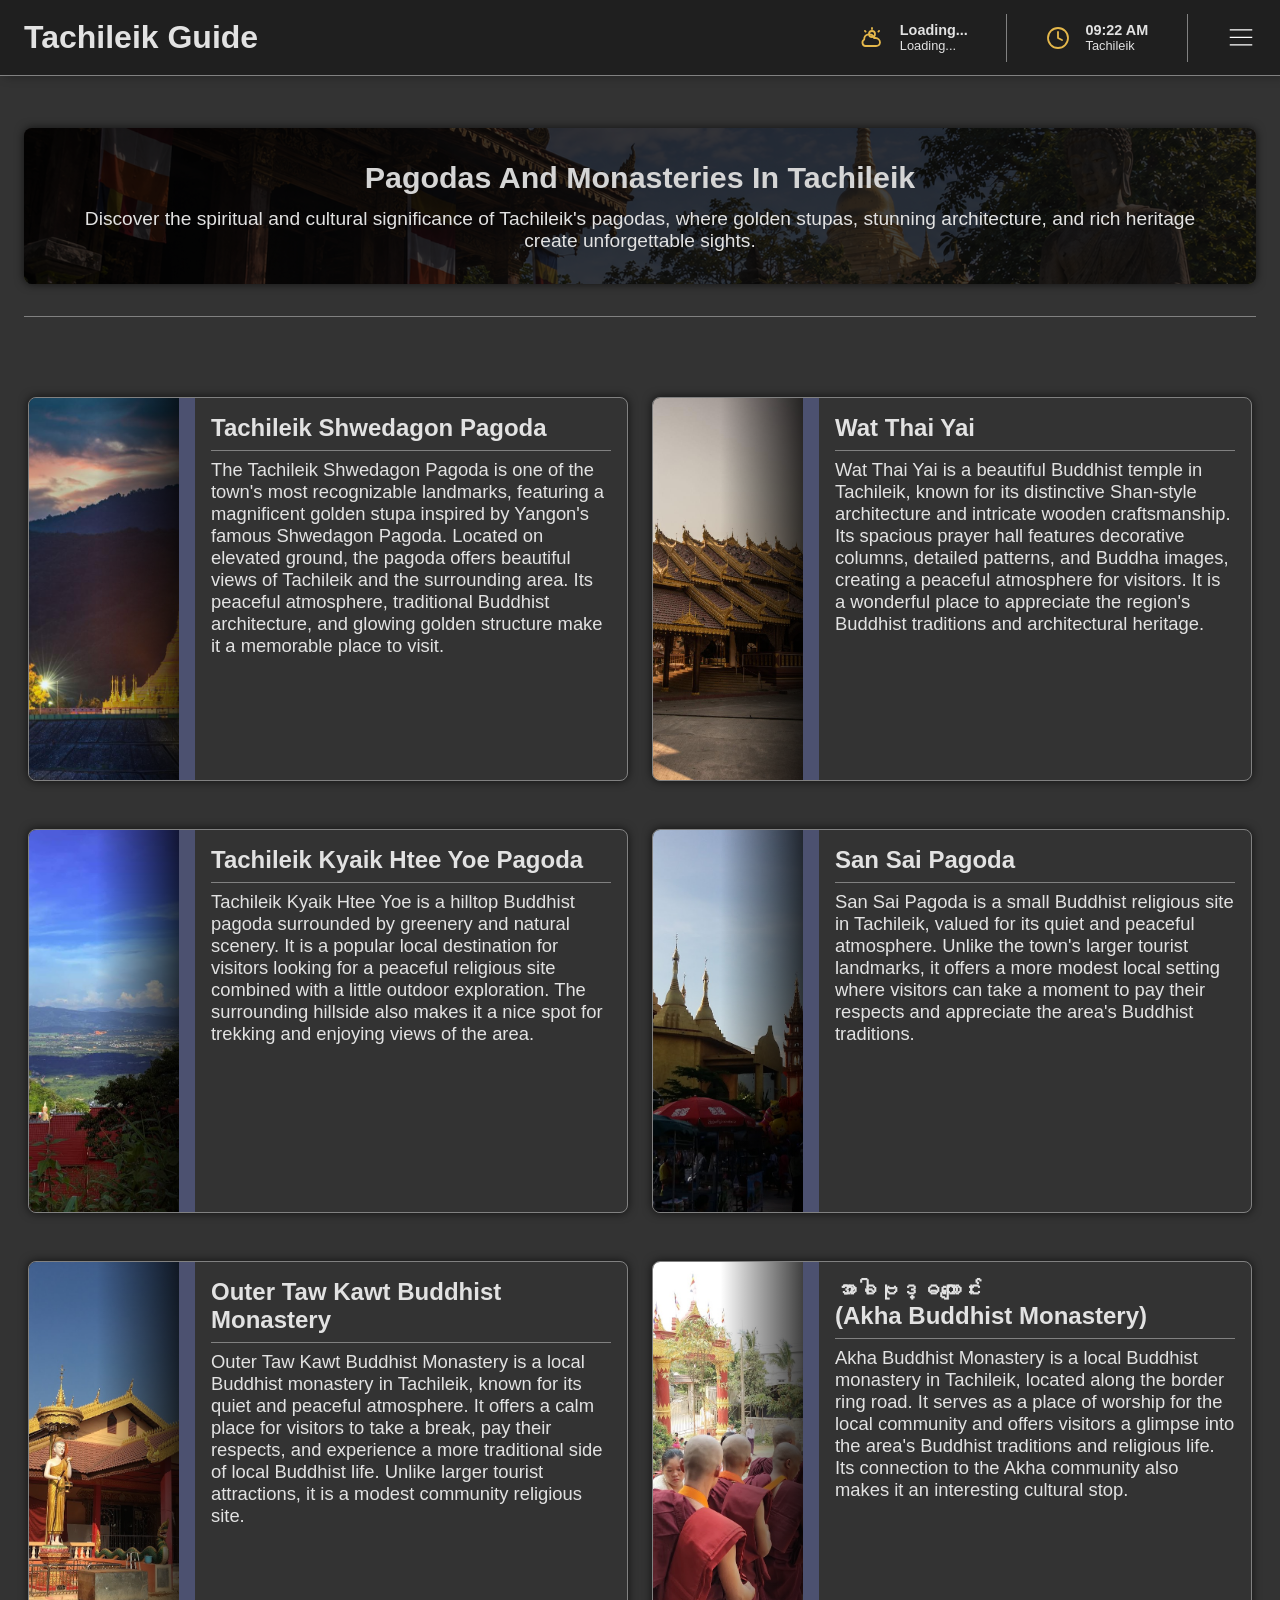
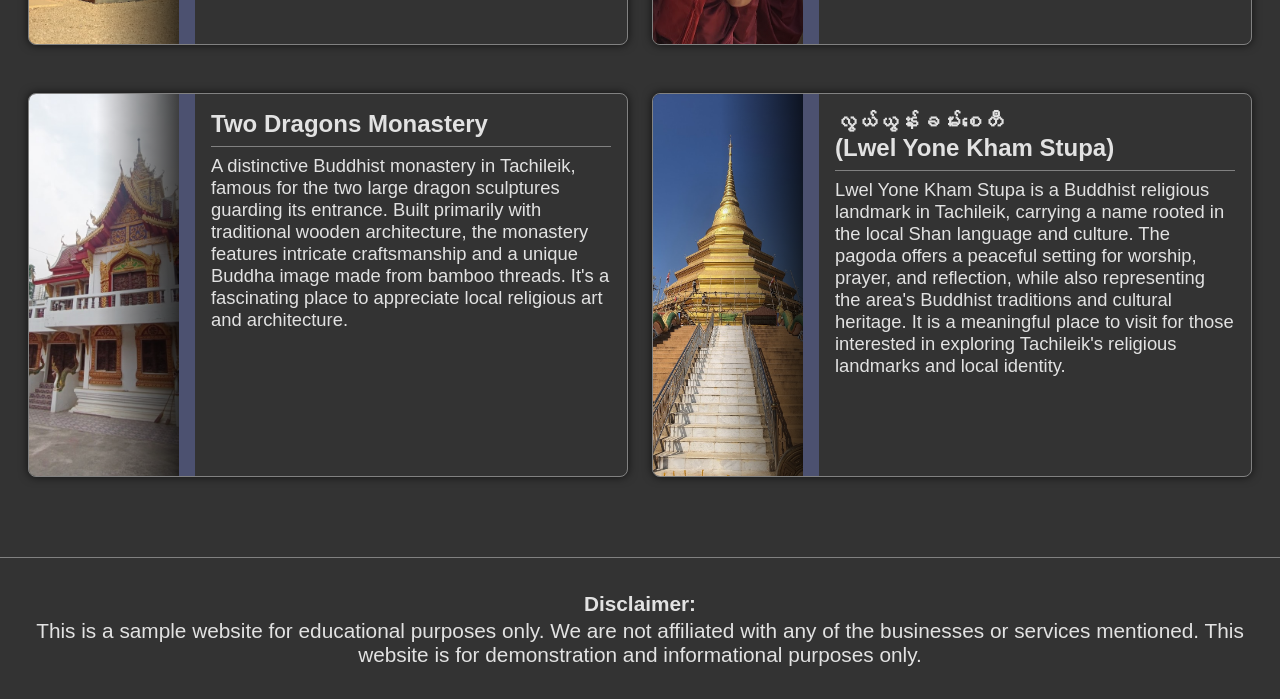
<file: html/pagodas.html>
<!DOCTYPE html>
<html lang="en">

<head>
<!--START OF HEAD-->
  <meta charset="UTF-8">
  <meta name="viewport" content="width=device-width, initial-scale=1.0">
  
  <link rel="stylesheet" href="../css/tachileik-guide.min.css">
  <link rel="preload" as="style" href="../css/tachileik-guide.min.css" fetchpriority="high">

  <title>Pagodas And Monasteries In Tachileik</title>
<!--END OF HEAD-->
</head>

<body>
<!--START OF BODY-->
  <header>
  <!--START OF HEADER-->
    <div class="topBar">
      <h1 class="title-h1">
        <a href="https://rays-08.github.io/Tour-Guide/html/index.html">Tachileik Guide</a>
      </h1>

      <div class="right-section">
        <div class="weather-clock">
          <img class="weather-icon" src="../images/weather-icon (1).svg" alt="Weather-Icon">
          
          <div class="weather-container">
            <p id="temperature">Loading...</p>
            <p id="weather">Loading...</p>
          </div>
        </div>

        <div class="separator"></div>

        <div class="weather-clock">
          <img class="clock-icon" src="../images/clock-icon (1).svg" alt="Clock-Icon">

          <div class="clock-container">
            <p id="local-time">--:--</p>
            <p class="clock-text">Tachileik</p>
          </div>
        </div>

        <div class="separator"></div>

        <label for="menu-check" class="menu-toggel">
          <img class="menu" src="../images/hamburger-menu.svg" alt="Menu Icon">
        </label>
        <input type="checkbox" aria-hidden="true" hidden id="menu-check">
      </div>
    </div>
  <!--END OF HEADER-->
  </header>

  <main>
  <!--START OF MAIN-->
    <div class="img-bg-container" id="pagodas">
      <h2 class="welcome2">Pagodas And Monasteries In Tachileik</h2>
      <p class="follow-up2">
        Discover the spiritual and cultural significance of Tachileik's pagodas, where golden stupas, stunning architecture, and rich heritage create unforgettable sights.
      </p>
    </div>

    <div class="bottom-border"></div>

    <div class="cards-container2">
      <div class="card2">
        <a class="img-container2">
          <img class="img2" src="../images/3Gq2.png" alt="Tachileik Shwedagon Pagoda">
        </a>

        <div class="card-info-container">
          <div class="card-title2">Tachileik Shwedagon Pagoda</div>
          <div class="description2">
            The Tachileik Shwedagon Pagoda is one of the town's most recognizable landmarks, featuring a magnificent golden stupa inspired by Yangon's famous Shwedagon Pagoda. Located on elevated ground, the pagoda offers beautiful views of Tachileik and the surrounding area. Its peaceful atmosphere, traditional Buddhist architecture, and glowing golden structure make it a memorable place to visit.
          </div>
        </div>
      </div>

      <div class="card2">
        <a class="img-container2">
          <img class="img2" src="../images/iolo.png" alt="Wat Thai Yai">
        </a>

        <div class="card-info-container">
          <div class="card-title2">Wat Thai Yai</div>
          <div class="description2">
            Wat Thai Yai is a beautiful Buddhist temple in Tachileik, known for its distinctive Shan-style architecture and intricate wooden craftsmanship. Its spacious prayer hall features decorative columns, detailed patterns, and Buddha images, creating a peaceful atmosphere for visitors. It is a wonderful place to appreciate the region's Buddhist traditions and architectural heritage.
          </div>
        </div>
      </div>

      <div class="card2">
        <a class="img-container2">
          <img class="img2" src="../images/unnamed.png" alt="Tachileik Kyaik Htee Yoe Pagoda">
        </a>

        <div class="card-info-container">
          <div class="card-title2">Tachileik Kyaik Htee Yoe Pagoda</div>
          <div class="description2">
            Tachileik Kyaik Htee Yoe is a hilltop Buddhist pagoda surrounded by greenery and natural scenery. It is a popular local destination for visitors looking for a peaceful religious site combined with a little outdoor exploration. The surrounding hillside also makes it a nice spot for trekking and enjoying views of the area.
          </div>
        </div>
      </div>

      <div class="card2">
        <a class="img-container2">
          <img class="img2" src="../images/hh.png" alt="San Sai Pagoda">
        </a>

        <div class="card-info-container">
          <div class="card-title2">San Sai Pagoda</div>
          <div class="description2">
            San Sai Pagoda is a small Buddhist religious site in Tachileik, valued for its quiet and peaceful atmosphere. Unlike the town's larger tourist landmarks, it offers a more modest local setting where visitors can take a moment to pay their respects and appreciate the area's Buddhist traditions.
          </div>
        </div>
      </div>

      <div class="card2">
        <a class="img-container2">
          <img class="img2" src="../images/hgaaaaa.png" alt="Outer Taw Kawt Buddhist Monastery">
        </a>

        <div class="card-info-container">
          <div class="card-title2">Outer Taw Kawt Buddhist Monastery</div>
          <div class="description2">
            Outer Taw Kawt Buddhist Monastery is a local Buddhist monastery in Tachileik, known for its quiet and peaceful atmosphere. It offers a calm place for visitors to take a break, pay their respects, and experience a more traditional side of local Buddhist life. Unlike larger tourist attractions, it is a modest community religious site.
          </div>
        </div>
      </div>

      <div class="card2">
        <a class="img-container2">
          <img class="img2" src="../images/ggggggggg.png" alt="အာခါဗုဒ္ဓကျောင်း (Akha Buddhist Monastery)">
        </a>

        <div class="card-info-container">
          <div class="card-title2">
            <span lang="my">အာခါဗုဒ္ဓကျောင်း</span>
            (Akha Buddhist Monastery)
          </div>
          <div class="description2">
            Akha Buddhist Monastery is a local Buddhist monastery in Tachileik, located along the border ring road. It serves as a place of worship for the local community and offers visitors a glimpse into the area's Buddhist traditions and religious life. Its connection to the Akha community also makes it an interesting cultural stop.
          </div>
        </div>
      </div>

      <div class="card2">
        <a class="img-container2">
          <img class="img2" src="../images/nnnn.png" alt="Two Dragons Monastery">
        </a>

        <div class="card-info-container">
          <div class="card-title2">Two Dragons Monastery</div>
          <div class="description2">
            A distinctive Buddhist monastery in Tachileik, famous for the two large dragon sculptures guarding its entrance. Built primarily with traditional wooden architecture, the monastery features intricate craftsmanship and a unique Buddha image made from bamboo threads. It's a fascinating place to appreciate local religious art and architecture.
          </div>
        </div>
      </div>

      <div class="card2">
        <a class="img-container2">
          <img class="img2" src="../images/jklpyhgb.png" alt="Lwel Yone Kham Stupa">
        </a>

        <div class="card-info-container">
          <div class="card-title2" lang="my">
            <span lang="my">လွယ်ယွန်းခမ်းစေတီ</span>
            (Lwel Yone Kham Stupa)
          </div>
          <div class="description2">
            Lwel Yone Kham Stupa is a Buddhist religious landmark in Tachileik, carrying a name rooted in the local Shan language and culture. The pagoda offers a peaceful setting for worship, prayer, and reflection, while also representing the area's Buddhist traditions and cultural heritage. It is a meaningful place to visit for those interested in exploring Tachileik's religious landmarks and local identity.
          </div>
        </div>
      </div>
    </div>
  <!--END OF MAIN-->
  </main>

  <footer>
  <!--START OF FOOTER-->
    <div class="footer-contents">
      <div class="disclaimer-container">
        <p class="disclaimer-title">Disclaimer: </p>

        <p class="disclaimer">
          This is a sample website for educational purposes only. We are not affiliated with any of the businesses or services mentioned. This website is for demonstration and informational purposes only.
        </p>
      </div>
    </div>
  <!--END OF FOOTER-->
  </footer>

  <script src="./tachileik-guide.js"></script>
<!--END OF BODY-->
</body>

</html>
</file>
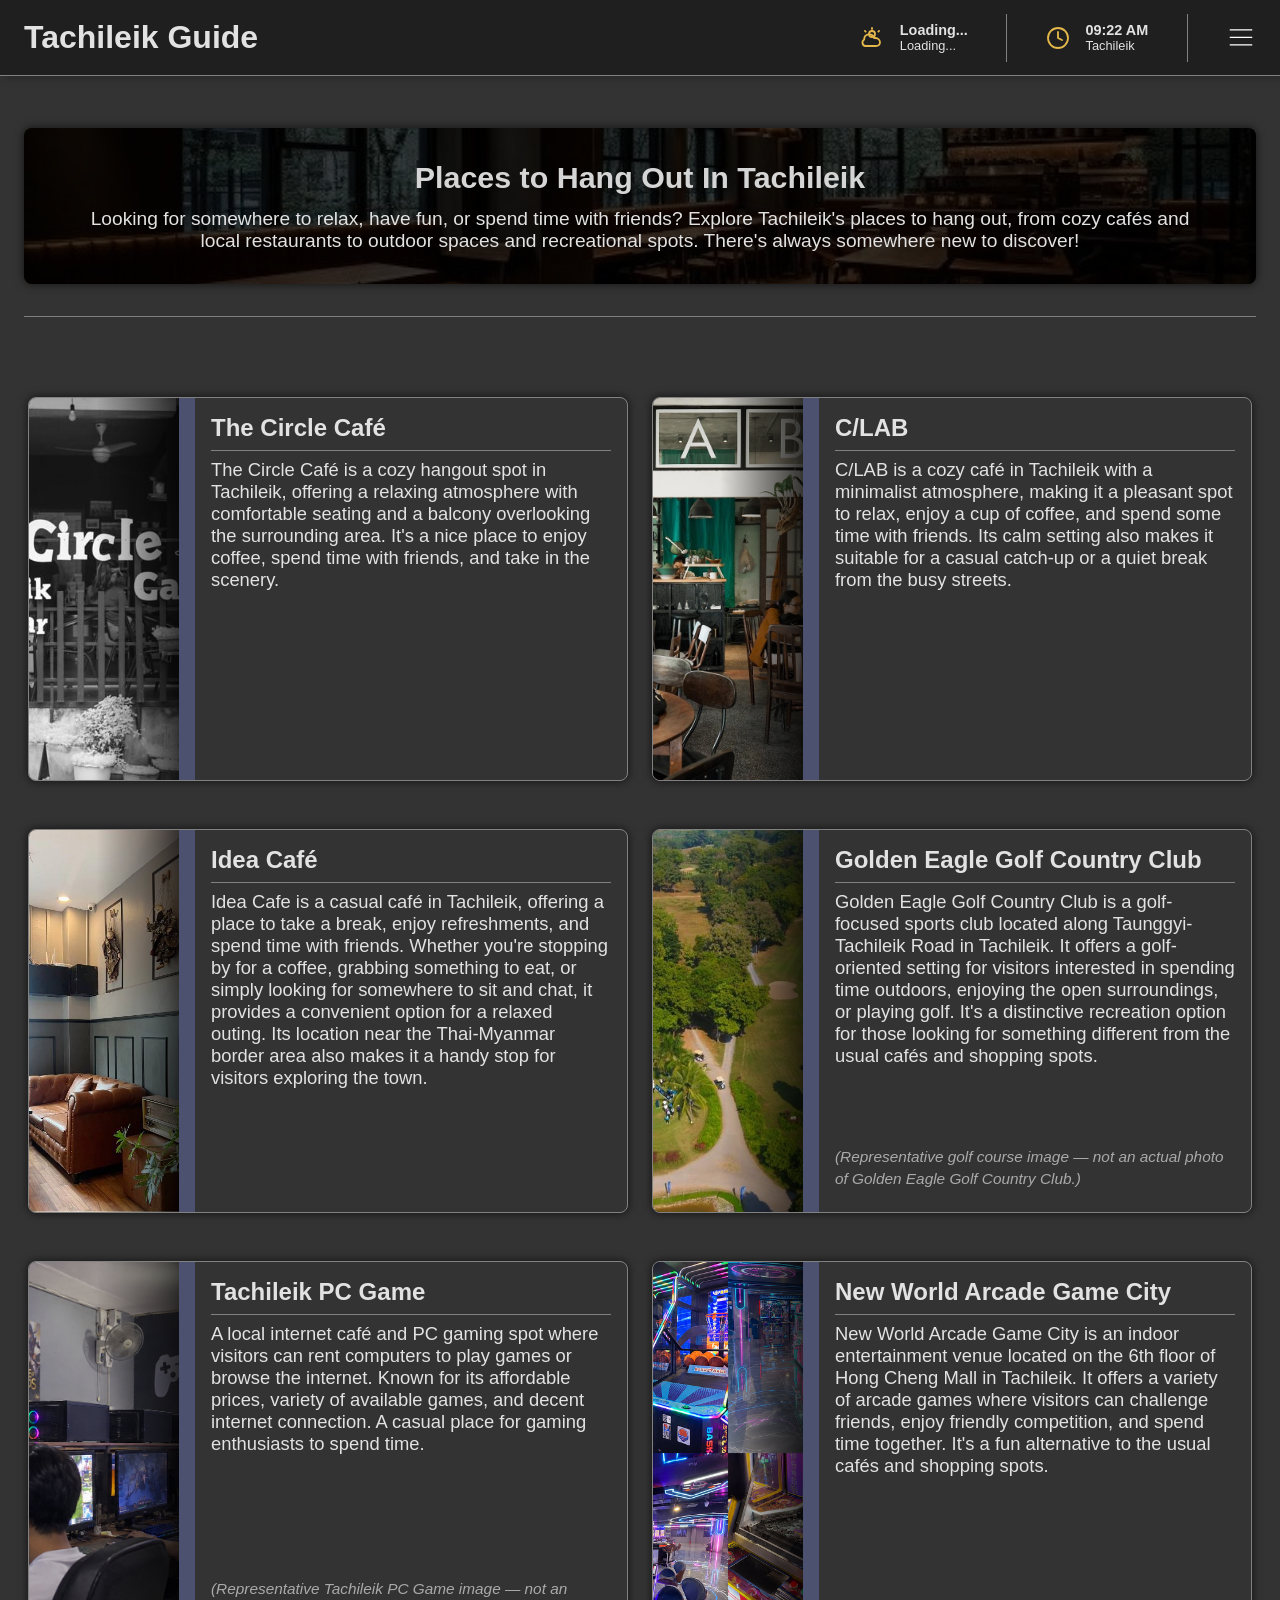
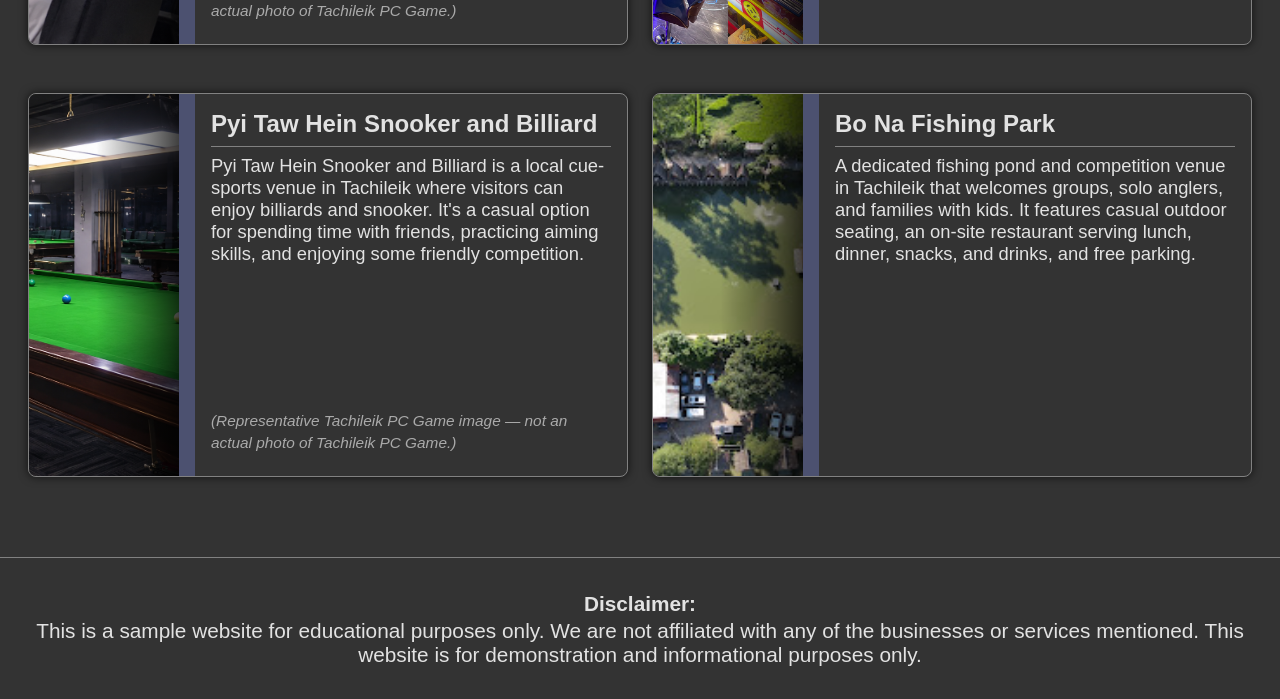
<file: html/places-to-hang-out.html>
<!DOCTYPE html>
<html lang="en">

<head>
<!--START OF HEAD-->
  <meta charset="UTF-8">
  <meta name="viewport" content="width=device-width, initial-scale=1.0">
  
  <link rel="stylesheet" href="../css/tachileik-guide.min.css">
  <link rel="preload" as="style" href="../css/tachileik-guide.min.css" fetchpriority="high">

  <title>Places to Hang Out In Tachileik</title>
<!--END OF HEAD-->
</head>

<body>
<!--START OF BODY-->
  <header>
  <!--START OF HEADER-->
    <div class="topBar">
      <h1 class="title-h1">
        <a href="https://rays-08.github.io/Tour-Guide/html/index.html">Tachileik Guide</a>
      </h1>

      <div class="right-section">
        <div class="weather-clock">
          <img class="weather-icon" src="../images/weather-icon (1).svg" alt="Weather-Icon">
          
          <div class="weather-container">
            <p id="temperature">Loading...</p>
            <p id="weather">Loading...</p>
          </div>
        </div>

        <div class="separator"></div>

        <div class="weather-clock">
          <img class="clock-icon" src="../images/clock-icon (1).svg" alt="Clock-Icon">

          <div class="clock-container">
            <p id="local-time">--:--</p>
            <p class="clock-text">Tachileik</p>
          </div>
        </div>

        <div class="separator"></div>

        <label for="menu-check" class="menu-toggel">
          <img class="menu" src="../images/hamburger-menu.svg" alt="Menu Icon">
        </label>
        <input type="checkbox" aria-hidden="true" hidden id="menu-check">
      </div>
    </div>
  <!--END OF HEADER-->
  </header>

  <main>
  <!--START OF MAIN-->
    <div class="img-bg-container" id="places-to-hang-out">
      <h2 class="welcome2">Places to Hang Out In Tachileik</h2>
      <p class="follow-up2">
        Looking for somewhere to relax, have fun, or spend time with friends? Explore Tachileik's places to hang out, from cozy cafés and local restaurants to outdoor spaces and recreational spots. There's always somewhere new to discover!
      </p>
    </div>

    <div class="bottom-border"></div>

    <div class="cards-container2">
      <div class="card2">
        <a class="img-container2">
          <img class="img2" src="../images/lo.png" alt="The Circle Café">
        </a>

        <div class="card-info-container">
          <div class="card-title2">The Circle Café</div>
          <div class="description2">
            The Circle Café is a cozy hangout spot in Tachileik, offering a relaxing atmosphere with comfortable seating and a balcony overlooking the surrounding area. It's a nice place to enjoy coffee, spend time with friends, and take in the scenery.
          </div>
        </div>
      </div>

      <div class="card2">
        <a class="img-container2">
          <img class="img2" src="../images/dsafas.png" alt="C/LAB">
        </a>

        <div class="card-info-container">
          <div class="card-title2">C/LAB</div>
          <div class="description2">
            C/LAB is a cozy café in Tachileik with a minimalist atmosphere, making it a pleasant spot to relax, enjoy a cup of coffee, and spend some time with friends. Its calm setting also makes it suitable for a casual catch-up or a quiet break from the busy streets.
          </div>
        </div>
      </div>

      <div class="card2">
        <a class="img-container2">
          <img class="img2" src="../images/fhgshjkul.png" alt="Idea Café">
        </a>

        <div class="card-info-container">
          <div class="card-title2">Idea Café</div>
          <div class="description2">
            Idea Cafe is a casual café in Tachileik, offering a place to take a break, enjoy refreshments, and spend time with friends. Whether you're stopping by for a coffee, grabbing something to eat, or simply looking for somewhere to sit and chat, it provides a convenient option for a relaxed outing. Its location near the Thai-Myanmar border area also makes it a handy stop for visitors exploring the town.
          </div>
        </div>
      </div>

      <div class="card2">
        <a class="img-container2">
          <img class="img2" src="../images/klulululuu.png" alt="Placeholder image for Golden Eagle Golf Country Club">
        </a>

        <div class="card-info-container">
          <div class="card-title2">Golden Eagle Golf Country Club</div>
          <div class="description2">
            Golden Eagle Golf Country Club is a golf-focused sports club located along Taunggyi-Tachileik Road in Tachileik. It offers a golf-oriented setting for visitors interested in spending time outdoors, enjoying the open surroundings, or playing golf. It's a distinctive recreation option for those looking for something different from the usual cafés and shopping spots.
          </div>

          <p class="placeholder-notice-container">
            <i class="placeholder-notice">
              (Representative golf course image — not an actual photo of Golden Eagle Golf Country Club.)
            </i>
          </p>
        </div>
      </div>

      <div class="card2">
        <a class="img-container2">
          <img class="img2" src="../images/ppo.png" alt="Tachileik PC Game">
        </a>

        <div class="card-info-container">
          <div class="card-title2">Tachileik PC Game</div>
          <div class="description2">
            A local internet café and PC gaming spot where visitors can rent computers to play games or browse the internet. Known for its affordable prices, variety of available games, and decent internet connection. A casual place for gaming enthusiasts to spend time.
          </div>

          <p class="placeholder-notice-container">
            <i class="placeholder-notice">
              (Representative Tachileik PC Game image — not an actual photo of Tachileik PC Game.)
            </i>
          </p>
        </div>
      </div>

      <div class="card2">
        <a class="img-container2">
          <img class="img2" src="../images/imges.png" alt="New World Arcade Game City">
        </a>

        <div class="card-info-container">
          <div class="card-title2">New World Arcade Game City</div>
          <div class="description2">
            New World Arcade Game City is an indoor entertainment venue located on the 6th floor of Hong Cheng Mall in Tachileik. It offers a variety of arcade games where visitors can challenge friends, enjoy friendly competition, and spend time together. It's a fun alternative to the usual cafés and shopping spots.
          </div>
        </div>
      </div>

      <div class="card2">
        <a class="img-container2">
          <img class="img2" src="../images/bill.png" alt="Placeholder image for Pyi Taw Hein Snooker and Billiard">
        </a>

        <div class="card-info-container">
          <div class="card-title2">Pyi Taw Hein Snooker and Billiard</div>
          <div class="description2">
            Pyi Taw Hein Snooker and Billiard is a local cue-sports venue in Tachileik where visitors can enjoy billiards and snooker. It's a casual option for spending time with friends, practicing aiming skills, and enjoying some friendly competition.
          </div>

          <p class="placeholder-notice-container">
            <i class="placeholder-notice">
              (Representative Tachileik PC Game image — not an actual photo of Tachileik PC Game.)
            </i>
          </p>
        </div>
      </div>

      <div class="card2">
        <a class="img-container2">
          <img class="img2" src="../images/download.png" alt="Bo Na Fishing Park">
        </a>

        <div class="card-info-container">
          <div class="card-title2">Bo Na Fishing Park</div>
          <div class="description2">
            A dedicated fishing pond and competition venue in Tachileik that welcomes groups, solo anglers, and families with kids. It features casual outdoor seating, an on-site restaurant serving lunch, dinner, snacks, and drinks, and free parking.
          </div>
        </div>
      </div>
    </div>
  <!--END OF MAIN-->
  </main>

  <footer>
  <!--START OF FOOTER-->
    <div class="footer-contents">
      <div class="disclaimer-container">
        <p class="disclaimer-title">Disclaimer: </p>

        <p class="disclaimer">
          This is a sample website for educational purposes only. We are not affiliated with any of the businesses or services mentioned. This website is for demonstration and informational purposes only.
        </p>
      </div>
    </div>
  <!--END OF FOOTER-->
  </footer>

  <script src="./tachileik-guide.js"></script>
<!--END OF BODY-->
</body>

</html>
</file>
<file: css/tachileik-guide.min.css>
*{padding:0;margin:0;box-sizing:border-box}html,body{min-height:100%}body{min-height:100vh;display:flex;flex-direction:column}body *{font-family:"Segoe UI",Tahoma,Geneva,Verdana,sans-serif;font-size:clamp(1rem,1.8vw,1.3rem);color:#e2e2e2}main{flex:1}footer{margin-top:auto}body header .topBar{display:flex;flex-direction:row;align-items:center;height:76px;justify-content:space-between;padding:1rem 1.5rem;background-color:#1f1f1f;box-shadow:5px 0 10px rgba(0,0,0,.3568627451);margin-bottom:1.5rem;border-bottom:1px solid #818181;position:fixed;right:0;left:0;top:0;z-index:2}body header .topBar .title-h1>a{font-size:2rem;white-space:nowrap;text-decoration:none}body header .topBar .menu-toggel{width:30px;height:30px}body header .topBar .menu-toggel .menu{width:100%;height:100%;filter:brightness(0) invert(1)}body footer .footer-contents{display:flex;flex-direction:column;justify-content:center;gap:1rem;font-size:clamp(.7rem,1.5vw,1rem);text-align:center;padding:2rem 1rem;color:#e2e2e2;border-top:1px solid #818181}body footer .footer-contents .notice-container{display:flex;flex-direction:column;line-height:1.8rem}body footer .footer-contents .notice-container .notice{display:flex;justify-content:center;align-items:center}body footer .footer-contents .notice-container .notice .notice-icon{width:clamp(20px,2.5vw,25px);height:clamp(20px,2.5vw,25px);margin-inline:.5rem}body footer .footer-contents .notice-container .notice .notice-text{font-weight:600}body footer .footer-contents .disclaimer-container{display:flex;flex-direction:column}body footer .footer-contents .disclaimer-container .disclaimer-title{line-height:1.8rem;font-weight:600}body main .cards-container1 .card,body main .cards-container1 .card-down,body main .cards-container2 .card,body main .cards-container2 .card-down{display:flex;flex-direction:column;justify-content:center;width:clamp(200px,25vw,300px);margin-inline:1rem;background-color:hsl(0,0%,9%);border-radius:.5rem;box-shadow:0 0 10px rgba(2,2,2,.6784313725);border:1px solid #818181}body main .cards-container1 .card .description,body main .cards-container1 .card-down .description,body main .cards-container2 .card .description,body main .cards-container2 .card-down .description{font-size:clamp(.8rem,1.5cqw,1rem);height:150px;background-color:hsl(0,0%,15%);border-radius:1rem;padding:.5rem 1rem;margin:.2rem .5rem .5rem;box-shadow:inset 0 0 5px #3d3d3d}body main .cards-container1 .card .img-container .img:hover,body main .cards-container1 .card-down .img-container .img:hover,body main .cards-container2 .card .img-container .img:hover,body main .cards-container2 .card-down .img-container .img:hover,body main .cards-container2 .card2 .img-container2 .img2:hover{transform:scale(1.1)}body main .cards-container2 .card2 .img-container2::after,body main .cards-container1 .card .img-container::after,body main .cards-container1 .card-down .img-container::after,body main .cards-container2 .card .img-container::after,body main .cards-container2 .card-down .img-container::after{position:absolute;inset:0;background:linear-gradient(to top, rgba(0, 0, 0, 0.75), transparent 55%);pointer-events:none}body main .cards-container2 .card2{display:flex;width:clamp(400px,50cqw,600px);height:clamp(300px,30cqw,400px);border-radius:.5rem;box-shadow:0 0 10px rgba(2,2,2,.6784313725);border:1px solid #818181}body{padding-top:8rem;background-color:#333}body header .topBar .title-h1>a{text-decoration:none}body main{padding-inline:1.5rem}body main .welcome{font-size:clamp(2rem,3vw,3rem);margin-block-end:.2rem;text-align:center}body main .follow-up{font-weight:500;text-align:center}body main .weather-info{display:flex;width:fit-content;gap:clamp(5rem,20vw,30rem);margin-top:3rem;justify-content:center;align-items:center;justify-self:center;padding:1.5rem 3rem;border-bottom:1px solid #818181}body main .weather-info .first-weather-row,body main .weather-info .second-weather-row{display:flex;gap:.5rem;justify-content:center;align-items:center}body main .weather-info .first-weather-row .weather-icon,body main .weather-info .first-weather-row .clock-icon,body main .weather-info .second-weather-row .weather-icon,body main .weather-info .second-weather-row .clock-icon{width:clamp(24px,2vw,34px)}body main .weather-info .first-weather-row .weather-container,body main .weather-info .first-weather-row .clock-text-container,body main .weather-info .second-weather-row .weather-container,body main .weather-info .second-weather-row .clock-text-container{display:flex;flex-direction:column;gap:.1rem;margin-right:clamp(2rem,5cqw,5rem)}body main .weather-info .first-weather-row .weather-container .weather-text,body main .weather-info .first-weather-row .weather-container .clock-text1,body main .weather-info .first-weather-row .clock-text-container .weather-text,body main .weather-info .first-weather-row .clock-text-container .clock-text1,body main .weather-info .second-weather-row .weather-container .weather-text,body main .weather-info .second-weather-row .weather-container .clock-text1,body main .weather-info .second-weather-row .clock-text-container .weather-text,body main .weather-info .second-weather-row .clock-text-container .clock-text1{font-weight:bold;font-size:clamp(1rem,1cqw,1.3rem)}body main .weather-info .first-weather-row .weather-container #weather,body main .weather-info .first-weather-row .weather-container .clock-text2,body main .weather-info .first-weather-row .clock-text-container #weather,body main .weather-info .first-weather-row .clock-text-container .clock-text2,body main .weather-info .second-weather-row .weather-container #weather,body main .weather-info .second-weather-row .weather-container .clock-text2,body main .weather-info .second-weather-row .clock-text-container #weather,body main .weather-info .second-weather-row .clock-text-container .clock-text2{font-size:clamp(.8rem,1cqw,1rem)}body main .weather-info .first-weather-row #temperature,body main .weather-info .first-weather-row #local-time,body main .weather-info .second-weather-row #temperature,body main .weather-info .second-weather-row #local-time{font-weight:bold;font-size:clamp(1.1rem,1.2cqw,1.5rem)}body main .weather-info .first-weather-row #local-date,body main .weather-info .second-weather-row #local-date{font-size:clamp(.8rem,1cqw,1rem)}body main .cards-container1,body main .cards-container2{display:flex;flex-wrap:wrap;justify-content:center;align-items:flex-start;gap:1.5rem;row-gap:5rem;margin-block:8rem}body main .cards-container1 .card .img-container,body main .cards-container1 .card-down .img-container,body main .cards-container2 .card .img-container,body main .cards-container2 .card-down .img-container{width:100%;overflow:hidden;position:relative;cursor:pointer}body main .cards-container1 .card .img-container::after,body main .cards-container1 .card-down .img-container::after,body main .cards-container2 .card .img-container::after,body main .cards-container2 .card-down .img-container::after{content:""}body main .cards-container1 .card .img-container .img,body main .cards-container1 .card-down .img-container .img,body main .cards-container2 .card .img-container .img,body main .cards-container2 .card-down .img-container .img{width:100%;aspect-ratio:3/4;object-fit:cover;border-top-right-radius:.3rem;border-top-left-radius:.3rem;transition:transform .4s ease;display:block}body main .cards-container1 .card .card-title,body main .cards-container1 .card-down .card-title,body main .cards-container2 .card .card-title,body main .cards-container2 .card-down .card-title{font-size:clamp(1rem,2vw,1.5rem);font-weight:600;text-align:center;margin-block:.5rem}body main .cards-container1 .card-down,body main .cards-container2 .card-down{margin-block-start:2rem}@media(min-width: 1819px){.cards-container1>:last-child{margin-block-start:2rem}}body header .right-section{display:flex;align-items:center;justify-content:center;gap:clamp(.5rem,3vw,2.5rem)}body header .right-section .weather-clock{display:flex;gap:1rem;align-items:center;justify-content:center}body header .right-section .weather-clock .weather-icon,body header .right-section .weather-clock .clock-icon{width:24px}body header .right-section .weather-clock #temperature,body header .right-section .weather-clock #local-time{font-weight:600;font-size:clamp(.8rem,2vw,.9rem)}body header .right-section .weather-clock #weather,body header .right-section .weather-clock .clock-text{font-size:clamp(.7rem,2vw,.8rem)}body header .right-section .separator{width:1px;height:3rem;background-color:#818181}body header .right-section #local-date{font-size:clamp(.7rem,2vw,.8rem)}body main .img-bg-container{display:flex;flex-direction:column;justify-content:center;align-items:center;text-align:center;padding:2rem 3.5rem;background-size:cover;background-position:center;background-repeat:no-repeat;border-radius:.5rem;box-shadow:0 0 10px rgba(2,2,2,.6784313725);position:relative;overflow:hidden}body main .img-bg-container::after{content:"";background-color:rgba(0,0,0,.75);position:absolute;inset:0;pointer-events:none}body main .img-bg-container .welcome2{font-size:calc(clamp(2rem,3vw,3rem) - .5rem);margin-block-end:.8rem;position:relative;z-index:1;color:hsl(0,0%,83.6274509804%)}body main .img-bg-container .follow-up2{font-size:clamp(1rem,1.5vw,1.2rem);position:relative;z-index:1}body main #places-to-hang-out{background-image:url("../images/kloi.png")}body main #pagodas{background-image:url("../images/79a24e03-c381-4949-a193-526b36114dab.png")}body main #local-markets{background-image:url("../images/96c78f35-3f32-4bba-8ba2-dde772f7c79c.png")}body main #restaurants{background-image:url("../images/jjjj.png")}body main #attractions-sightseeing{background-image:url("../images/xx.png")}body main .bottom-border{width:100%;height:1px;background-color:#818181;margin-top:2rem}body main .cards-container2{gap:1.5rem;row-gap:3rem;margin-block:5rem}body main .cards-container2 .card2{overflow:hidden}body main .cards-container2 .card2 .img-container2{cursor:pointer;width:50cqw;min-width:150px;overflow:hidden;position:relative}body main .cards-container2 .card2 .img-container2::after{content:"";background:linear-gradient(to left, rgba(0, 0, 0, 0.75), transparent 55%)}body main .cards-container2 .card2 .img-container2 .img2{aspect-ratio:5/6;width:100%;height:100%;object-fit:cover;transition:transform .4s ease}body main .cards-container2 .card2 .card-info-container{display:flex;flex-direction:column;border-left:1rem solid #4c5170;padding:.5rem 1rem}body main .cards-container2 .card2 .card-info-container .card-title2{margin-block-start:.5rem;padding-bottom:.5rem;font-weight:600;font-size:clamp(1rem,2cqw,1.5rem);border-bottom:1px solid #818181}body main .cards-container2 .card2 .card-info-container .card-title2:has(span) span{display:block}body main .cards-container2 .card2 .card-info-container .description2{flex-grow:1;font-size:clamp(1rem,1cqw,1.3rem);margin-block-start:.5rem;font-size:clamp(.7rem,1.5cqw,1.15rem)}body main .cards-container2 .card2 .card-info-container .placeholder-notice-container{display:block;line-height:1.5cqw;padding-block-end:1rem}body main .cards-container2 .card2 .card-info-container .placeholder-notice-container .placeholder-notice{color:#aaa;font-size:clamp(.6rem,1.2cqw,1rem)}body main .cards-container2>div:nth-child(4):has(p.card-title2) .card-info-container .card-title2{font-size:clamp(.8rem,1.6cqw,1.5rem)}
</file>
